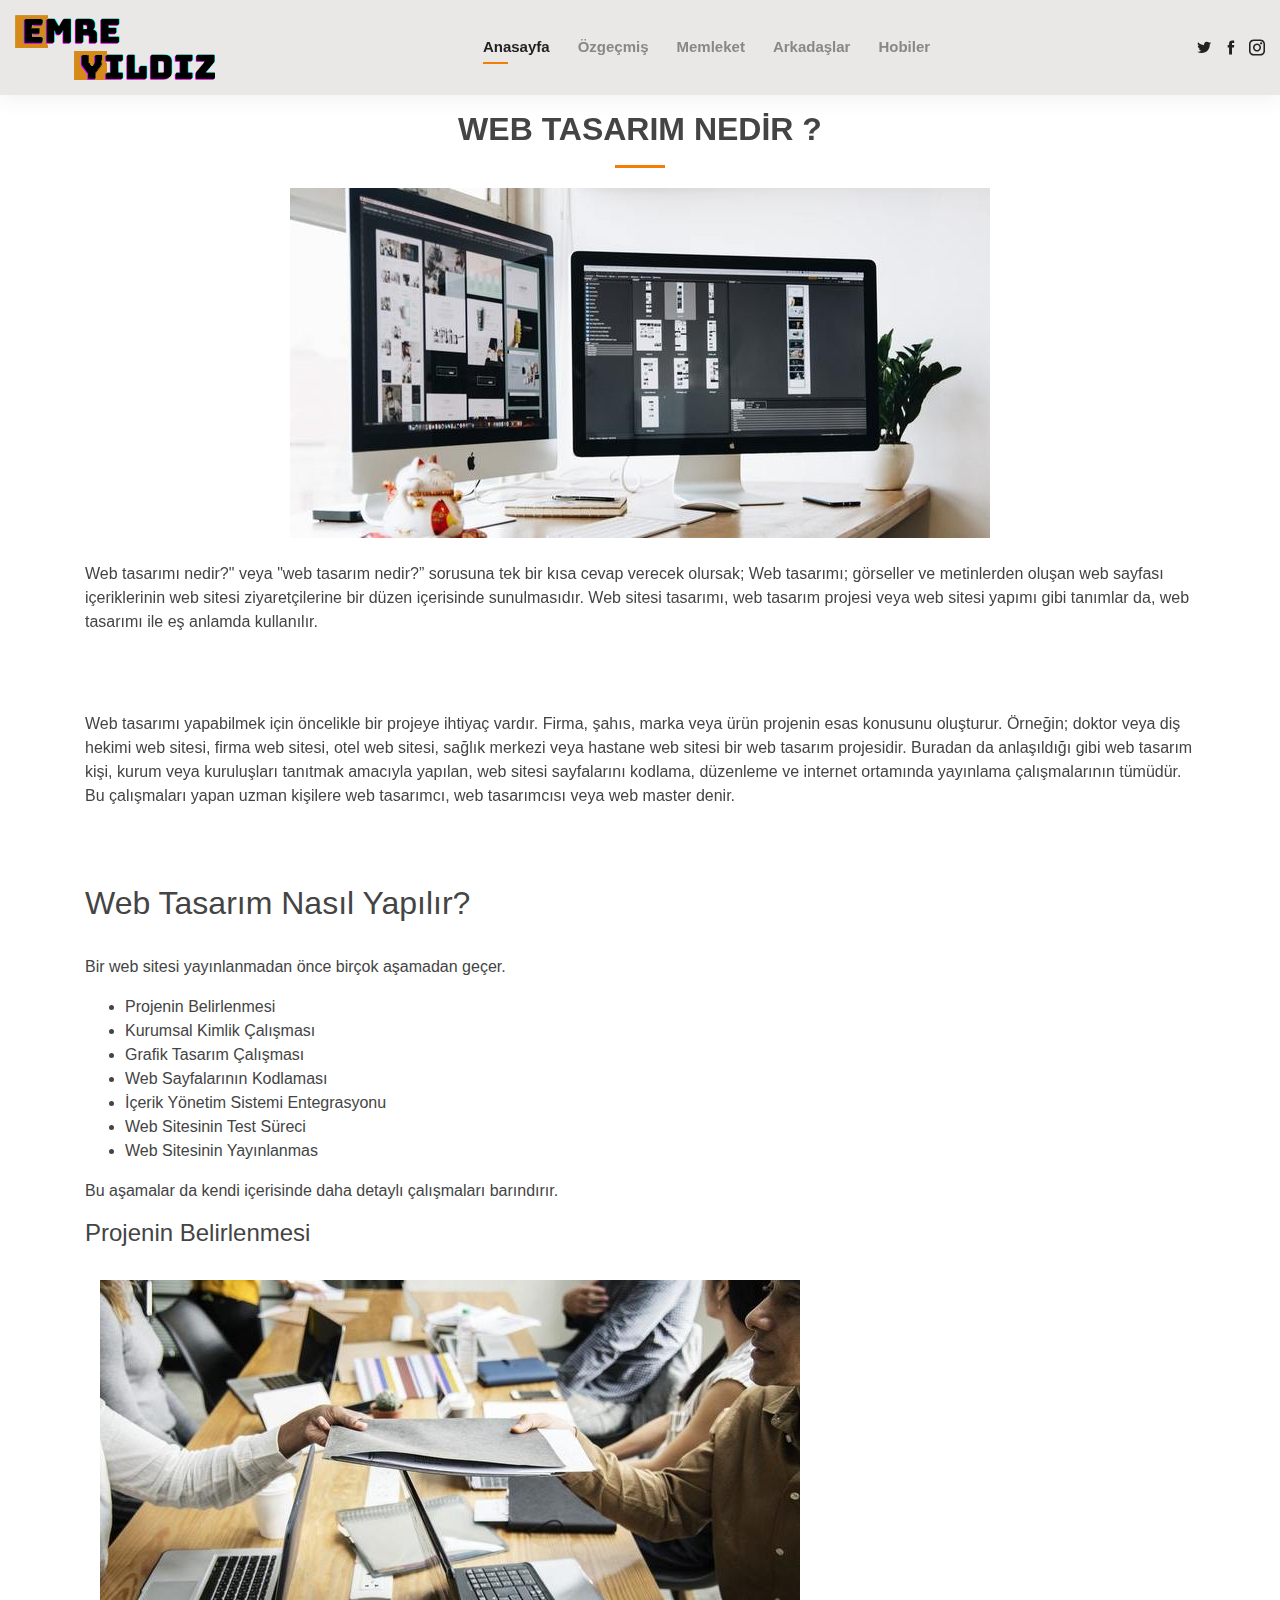
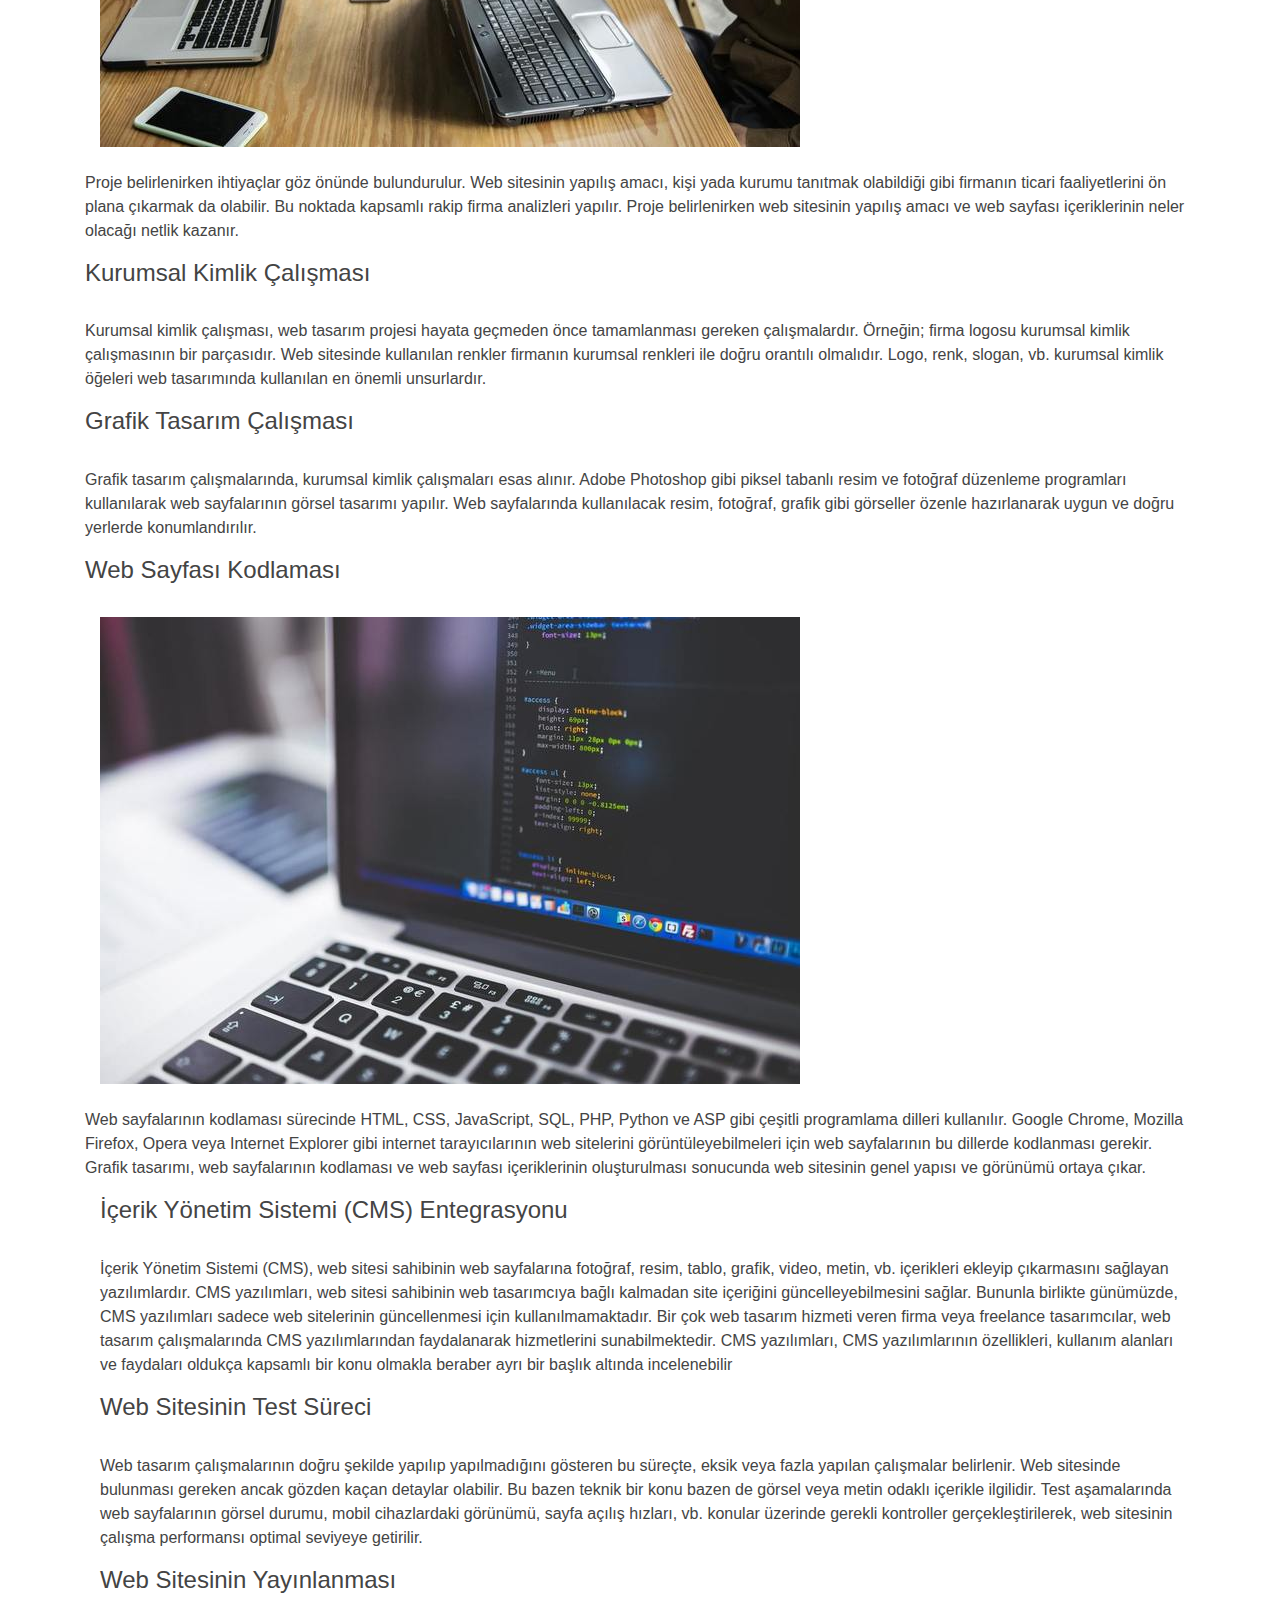
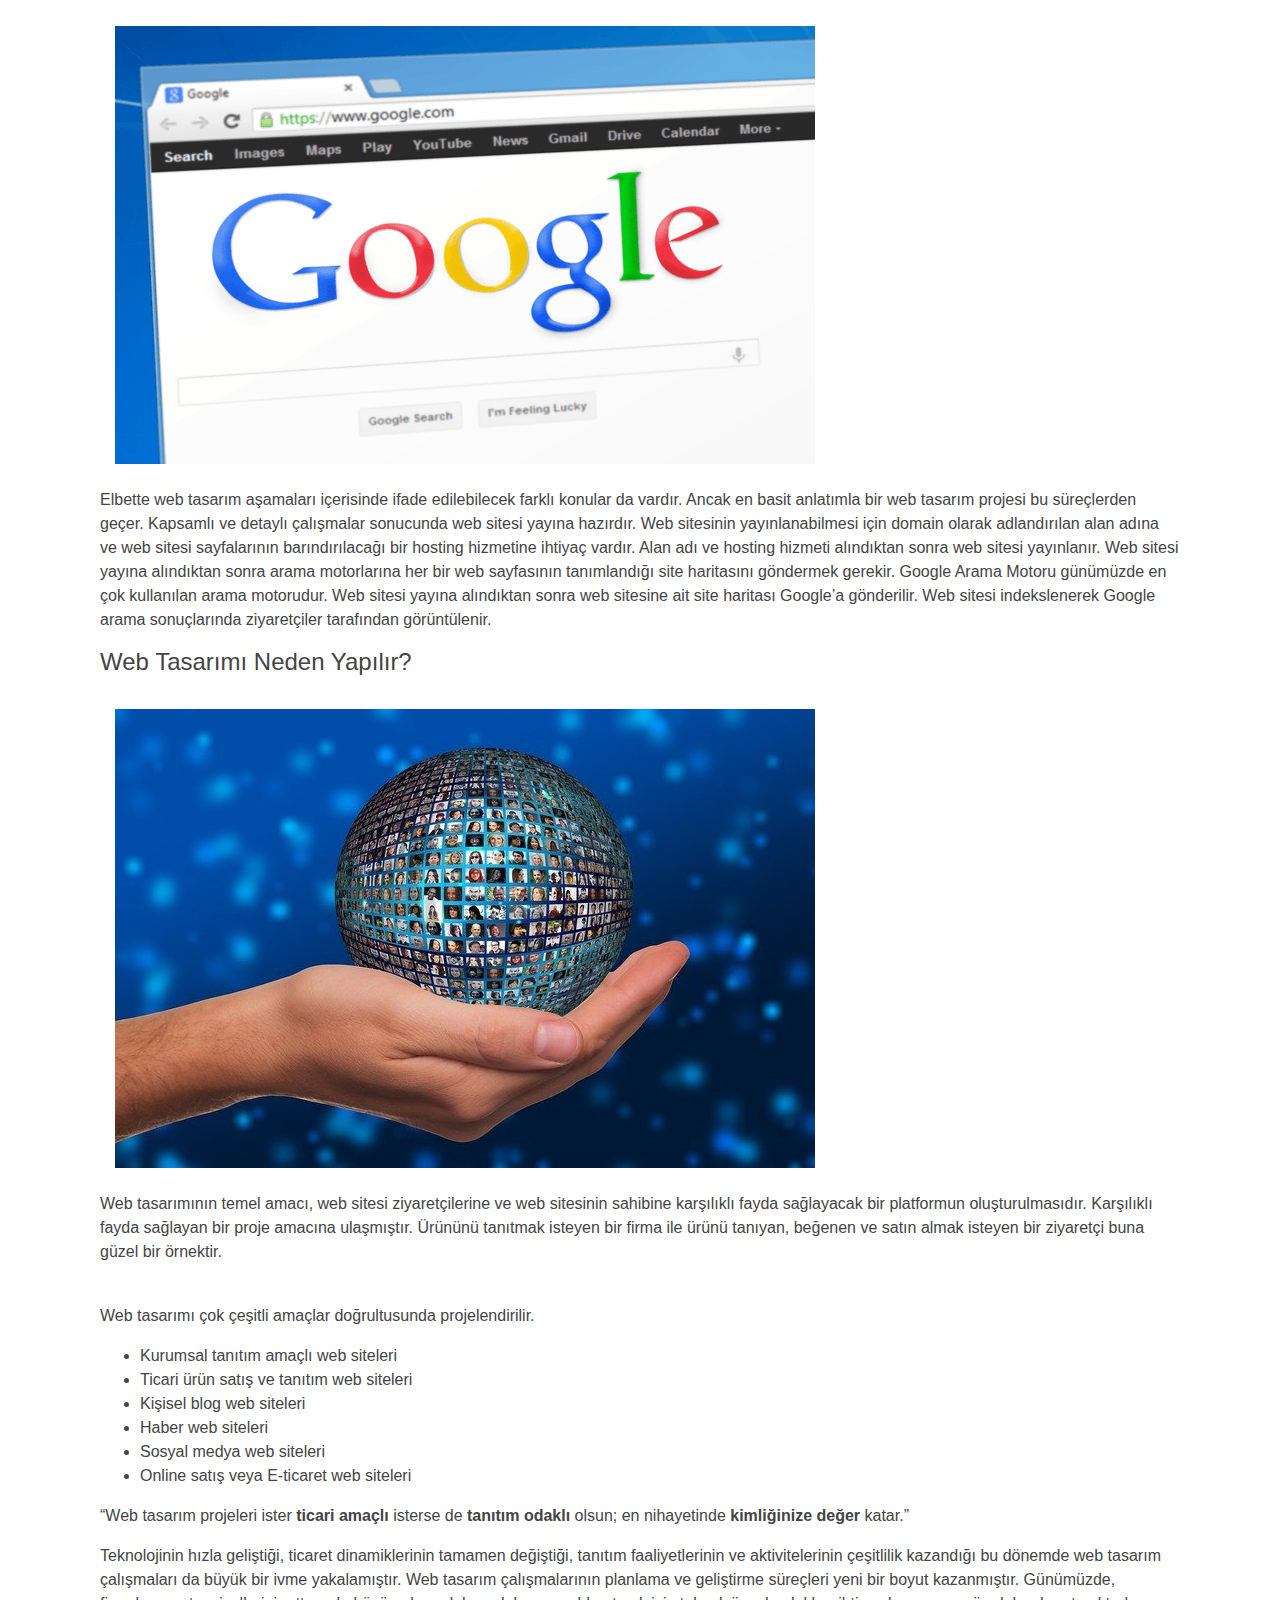
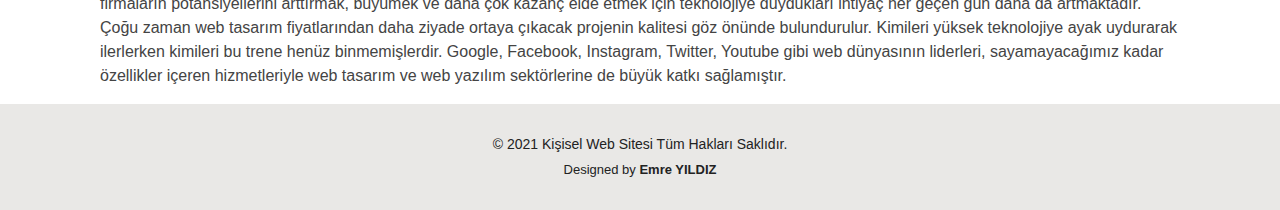
<file: index.html>
<!DOCTYPE html>
<html lang="en">

<head>
  <meta charset="utf-8">
  <meta content="width=device-width, initial-scale=1.0" name="viewport">

  <title>Anasayfa</title>
  <meta content="" name="description">
  <meta content="" name="keywords">

  <!-- Favicons -->
  <link href="assets/img/favicon55.png" rel="icon">
  <link href="assets/img/apple-touch-icon.png" rel="apple-touch-icon">

  

  <!-- Vendor CSS Files -->
  <link href="assets/vendor/bootstrap/css/bootstrap.min.css" rel="stylesheet">
  <link href="assets/vendor/icofont/icofont.min.css" rel="stylesheet">
  <link href="assets/vendor/owl.carousel/assets/owl.carousel.min.css" rel="stylesheet">
  <link href="assets/vendor/boxicons/css/boxicons.min.css" rel="stylesheet">
  <link href="assets/vendor/venobox/venobox.css" rel="stylesheet">
  <link href="assets/vendor/aos/aos.css" rel="stylesheet">

  <!-- Template Main CSS File -->
  <link href="assets/css/style.css" rel="stylesheet">

</head>

<body>

  <!-- ======= Header ======= -->
  <header id="header" class="fixed-top">
    <div class="container-fluid d-flex justify-content-between align-items-center">
      <a href="index.html"><img src="assets/img/logo4.png"> </a>

      <nav class="nav-menu d-none d-lg-block">
        <ul>
          <li class="active"><a href="index.html">Anasayfa</a></li>
          <li><a href="ozgecmis.html">Özgeçmiş</a></li>
          <li><a href="memleket.html">Memleket</a></li>
          <li><a href="arkadaslar.html">Arkadaşlar</a></li>
          <li><a href="hobiler.html">Hobiler</a></li>
        </ul>
      </nav><!-- .nav-menu -->

      <div class="header-social-links">
        <a href="https://twitter.com/?lang=tr" target="_blank" class="twitter"><i class="icofont-twitter"></i></a>
        <a href="https://www.facebook.com"   target="_blank" class="facebook"><i class="icofont-facebook"></i></a>
        <a href="https://www.instagram.com/?hl=tr"  target="_blank"  class="instagram"><i class="icofont-instagram"></i></a>
      </div>

    </div>

  </header><!-- End Header -->

  <main id="main">

    <section id="about" class="about">
      <div class="container" data-aos="fade-up">

        <div class="section-title">
          <h2>WEB TASARIM NEDİR ?</h2>
          <div class="col-lg-12">
            <img src="assets/img/index/resim1.jpeg" class="img-fluid" alt="" width="700" height="350">
          </div>
          <br>
          <div>
            <p style="text-align: left;">Web tasarımı nedir?" veya "web tasarım nedir?” sorusuna tek bir kısa cevap verecek olursak; Web tasarımı; görseller ve metinlerden oluşan web sayfası içeriklerinin web sitesi ziyaretçilerine bir düzen içerisinde sunulmasıdır. Web sitesi tasarımı, web tasarım projesi veya web sitesi yapımı gibi tanımlar da, web tasarımı ile eş anlamda kullanılır.</p>
          </div>
          </div>
          <br>
          <br>
          <div>
            <p style="text-align: left;">Web tasarımı yapabilmek için öncelikle bir projeye ihtiyaç vardır. Firma, şahıs, marka veya ürün projenin esas konusunu oluşturur. Örneğin; doktor veya diş hekimi web sitesi, firma web sitesi, otel web sitesi, sağlık merkezi veya hastane web sitesi bir web tasarım projesidir. Buradan da anlaşıldığı gibi web tasarım kişi, kurum veya kuruluşları tanıtmak amacıyla yapılan, web sitesi sayfalarını kodlama, düzenleme ve internet ortamında yayınlama çalışmalarının tümüdür. Bu çalışmaları yapan uzman kişilere web tasarımcı, web tasarımcısı veya web master denir.
          </div>
     </div>

    </section>
      <div class="container">
        <div>
          <h2>Web Tasarım Nasıl Yapılır?</h2>
          <br>
          <p>Bir web sitesi yayınlanmadan önce birçok aşamadan geçer.</p>
            <ul>
              <li>Projenin Belirlenmesi</li>
              <li>Kurumsal Kimlik Çalışması</li>
              <li>Grafik Tasarım Çalışması</li>
              <li>Web Sayfalarının Kodlaması</li>
              <li>İçerik Yönetim Sistemi Entegrasyonu</li>
              <li>Web Sitesinin Test Süreci</li>
              <li>Web Sitesinin Yayınlanmas</li>
            </ul>
          <p>Bu aşamalar da kendi içerisinde daha detaylı çalışmaları barındırır.</p>
        </div>
     </div>

     
      <div class="container">
         <h4>Projenin Belirlenmesi</h4>
         <br>
          <div class="col-lg-12">
           <img src="assets/img/index/resim2.jpeg" class="img-fluid" alt="" width="700" height="467">
         </div>
         <br>
         <div>
           <p>Proje belirlenirken ihtiyaçlar göz önünde bulundurulur. Web sitesinin yapılış amacı, kişi yada kurumu tanıtmak olabildiği gibi firmanın ticari faaliyetlerini ön plana çıkarmak da olabilir. Bu noktada kapsamlı rakip firma analizleri yapılır. Proje belirlenirken web sitesinin yapılış amacı ve web sayfası içeriklerinin neler olacağı netlik kazanır.</p>
         </div>
      </div>

      <div class="container">
        <h4>Kurumsal Kimlik Çalışması</h4>
        <br>
        <div>
          <p>
            Kurumsal kimlik çalışması, web tasarım projesi hayata geçmeden önce tamamlanması gereken çalışmalardır. Örneğin; firma logosu kurumsal kimlik çalışmasının bir parçasıdır. Web sitesinde kullanılan renkler firmanın kurumsal renkleri ile doğru orantılı olmalıdır. Logo, renk, slogan, vb. kurumsal kimlik öğeleri web tasarımında kullanılan en önemli unsurlardır.
          </p>
        </div>
     </div>
     <div class="container">
      <h4>Grafik Tasarım Çalışması</h4>
      <br>
      <div>
        <p>
          Grafik tasarım çalışmalarında, kurumsal kimlik çalışmaları esas alınır. Adobe Photoshop gibi piksel tabanlı resim ve fotoğraf düzenleme programları kullanılarak web sayfalarının görsel tasarımı yapılır. Web sayfalarında kullanılacak resim, fotoğraf, grafik gibi görseller özenle hazırlanarak uygun ve doğru yerlerde konumlandırılır.
        </p>
      </div>
   </div>
   <div class="container">
    <h4>Web Sayfası Kodlaması</h4>
    <br>
     <div class="col-lg-12">
      <img src="assets/img/index/resim3.jpeg" class="img-fluid" alt="" width="700" height="467">
    </div>
    <br>
    <div>
      <p>Web sayfalarının kodlaması sürecinde HTML, CSS, JavaScript, SQL, PHP, Python ve ASP gibi çeşitli programlama dilleri kullanılır. Google Chrome, Mozilla Firefox, Opera veya Internet Explorer gibi internet tarayıcılarının web sitelerini görüntüleyebilmeleri için web sayfalarının bu dillerde kodlanması gerekir. Grafik tasarımı, web sayfalarının kodlaması ve web sayfası içeriklerinin oluşturulması sonucunda web sitesinin genel yapısı ve görünümü ortaya çıkar.</p>
 </div>


  
 <div class="container">
    <h4>İçerik Yönetim Sistemi (CMS) Entegrasyonu</h4>
      <br>
    <div>
        <p>
        İçerik Yönetim Sistemi (CMS), web sitesi sahibinin web sayfalarına fotoğraf, resim, tablo, grafik, video, metin, vb. içerikleri ekleyip çıkarmasını sağlayan yazılımlardır. CMS yazılımları, web sitesi sahibinin web tasarımcıya bağlı kalmadan site içeriğini güncelleyebilmesini sağlar. Bununla birlikte günümüzde, CMS yazılımları sadece web sitelerinin güncellenmesi için kullanılmamaktadır. Bir çok web tasarım hizmeti veren firma veya freelance tasarımcılar, web tasarım çalışmalarında CMS yazılımlarından faydalanarak hizmetlerini sunabilmektedir. CMS yazılımları, CMS yazılımlarının özellikleri, kullanım alanları ve faydaları oldukça kapsamlı bir konu olmakla beraber ayrı bir başlık altında incelenebilir
        </p>
    </div>
  </div>


  <div class="container">
    <h4>Web Sitesinin Test Süreci</h4>
      <br>
    <div>
        <p>
          Web tasarım çalışmalarının doğru şekilde yapılıp yapılmadığını gösteren bu süreçte, eksik veya fazla yapılan çalışmalar belirlenir. Web sitesinde bulunması gereken ancak gözden kaçan detaylar olabilir. Bu bazen teknik bir konu bazen de görsel veya metin odaklı içerikle ilgilidir. Test aşamalarında web sayfalarının görsel durumu, mobil cihazlardaki görünümü, sayfa açılış hızları, vb. konular üzerinde gerekli kontroller gerçekleştirilerek, web sitesinin çalışma performansı optimal seviyeye getirilir.
        </p>
    </div>
  </div>


  <div class="container">
    <h4>Web Sitesinin Yayınlanması</h4>
    <br>
     <div class="col-lg-12">
      <img src="assets/img/index/resim4.png" class="img-fluid" alt="" width="700" height="438">
    </div>
    <br>
    <div>
      <p>Elbette web tasarım aşamaları içerisinde ifade edilebilecek farklı konular da vardır. Ancak en basit anlatımla bir web tasarım projesi bu süreçlerden geçer. Kapsamlı ve detaylı çalışmalar sonucunda web sitesi yayına hazırdır. Web sitesinin yayınlanabilmesi için domain olarak adlandırılan alan adına ve web sitesi sayfalarının barındırılacağı bir hosting hizmetine ihtiyaç vardır. Alan adı ve hosting hizmeti alındıktan sonra web sitesi yayınlanır. Web sitesi yayına alındıktan sonra arama motorlarına her bir web sayfasının tanımlandığı site haritasını göndermek gerekir. Google Arama Motoru günümüzde en çok kullanılan arama motorudur. Web sitesi yayına alındıktan sonra web sitesine ait site haritası Google’a gönderilir. Web sitesi indekslenerek Google arama sonuçlarında ziyaretçiler tarafından görüntülenir.</p>
    </div>
 </div>



 <div class="container">
  <h4>Web Tasarımı Neden Yapılır?</h4>
  <br>
   <div class="col-lg-12">
    <img src="assets/img/index/resim5.jpeg" class="img-fluid" alt="" width="700" height="459">
  </div>
  <br>
  <div>
    <p>Web tasarımının temel amacı, web sitesi ziyaretçilerine ve web sitesinin sahibine karşılıklı fayda sağlayacak bir platformun oluşturulmasıdır. Karşılıklı fayda sağlayan bir proje amacına ulaşmıştır. Ürününü tanıtmak isteyen bir firma ile ürünü tanıyan, beğenen ve satın almak isteyen bir ziyaretçi buna güzel bir örnektir.</p>
  </div>
  <br>
  <div>
    <p>
      Web tasarımı çok çeşitli amaçlar doğrultusunda projelendirilir.
    </p>
  </div>
  <div>
    <ul>
      <li>Kurumsal tanıtım amaçlı web siteleri</li>
      <li>Ticari ürün satış ve tanıtım web siteleri</li>
      <li>Kişisel blog web siteleri</li>
      <li>Haber web siteleri</li>
      <li>Sosyal medya web siteleri</li>
      <li>Online satış veya E-ticaret web siteleri</li>
    </ul>
  </div>
  <div>
    <p>“Web tasarım projeleri ister<strong> ticari amaçlı</strong> isterse de <strong>tanıtım odaklı</strong> olsun; en nihayetinde <strong> kimliğinize değer</strong> katar.”</p>
  </div>
    <p>Teknolojinin hızla geliştiği, ticaret dinamiklerinin tamamen değiştiği, tanıtım faaliyetlerinin ve aktivitelerinin çeşitlilik kazandığı bu dönemde web tasarım çalışmaları da büyük bir ivme yakalamıştır. Web tasarım çalışmalarının planlama ve geliştirme süreçleri yeni bir boyut kazanmıştır. Günümüzde, firmaların potansiyellerini arttırmak, büyümek ve daha çok kazanç elde etmek için teknolojiye duydukları ihtiyaç her geçen gün daha da artmaktadır. Çoğu zaman web tasarım fiyatlarından daha ziyade ortaya çıkacak projenin kalitesi göz önünde bulundurulur. Kimileri yüksek teknolojiye ayak uydurarak ilerlerken kimileri bu trene henüz binmemişlerdir. Google, Facebook, Instagram, Twitter, Youtube gibi web dünyasının liderleri, sayamayacağımız kadar özellikler içeren hizmetleriyle web tasarım ve web yazılım sektörlerine de büyük katkı sağlamıştır.

    </p>
  </div>

</main> 
  <!-- ======= Footer ======= -->
  <footer id="footer">
    <div class="container">
      <div class="copyright">
        &copy; 2021 <span>Kişisel Web Sitesi </span> Tüm Hakları Saklıdır.
      </div>
      <div class="credits">
        Designed by <strong>Emre YILDIZ</strong>
      </div>
    </div>
  </footer><!-- End  Footer -->

  <div id="preloader"></div>
  <a href="#" class="back-to-top"><i class="bx bx-up-arrow-alt"></i></a>

  <!-- Vendor JS Files -->
  <script src="assets/vendor/jquery/jquery.min.js"></script>
  <script src="assets/vendor/bootstrap/js/bootstrap.bundle.min.js"></script>
  <script src="assets/vendor/jquery.easing/jquery.easing.min.js"></script>
  <script src="assets/vendor/php-email-form/validate.js"></script>
  <script src="assets/vendor/waypoints/jquery.waypoints.min.js"></script>
  <script src="assets/vendor/counterup/counterup.min.js"></script>
  <script src="assets/vendor/owl.carousel/owl.carousel.min.js"></script>
  <script src="assets/vendor/isotope-layout/isotope.pkgd.min.js"></script>
  <script src="assets/vendor/venobox/venobox.min.js"></script>
  <script src="assets/vendor/aos/aos.js"></script>

  <!-- Template Main JS File -->
  <script src="assets/js/main.js"></script>

</body>

</html>
</file>
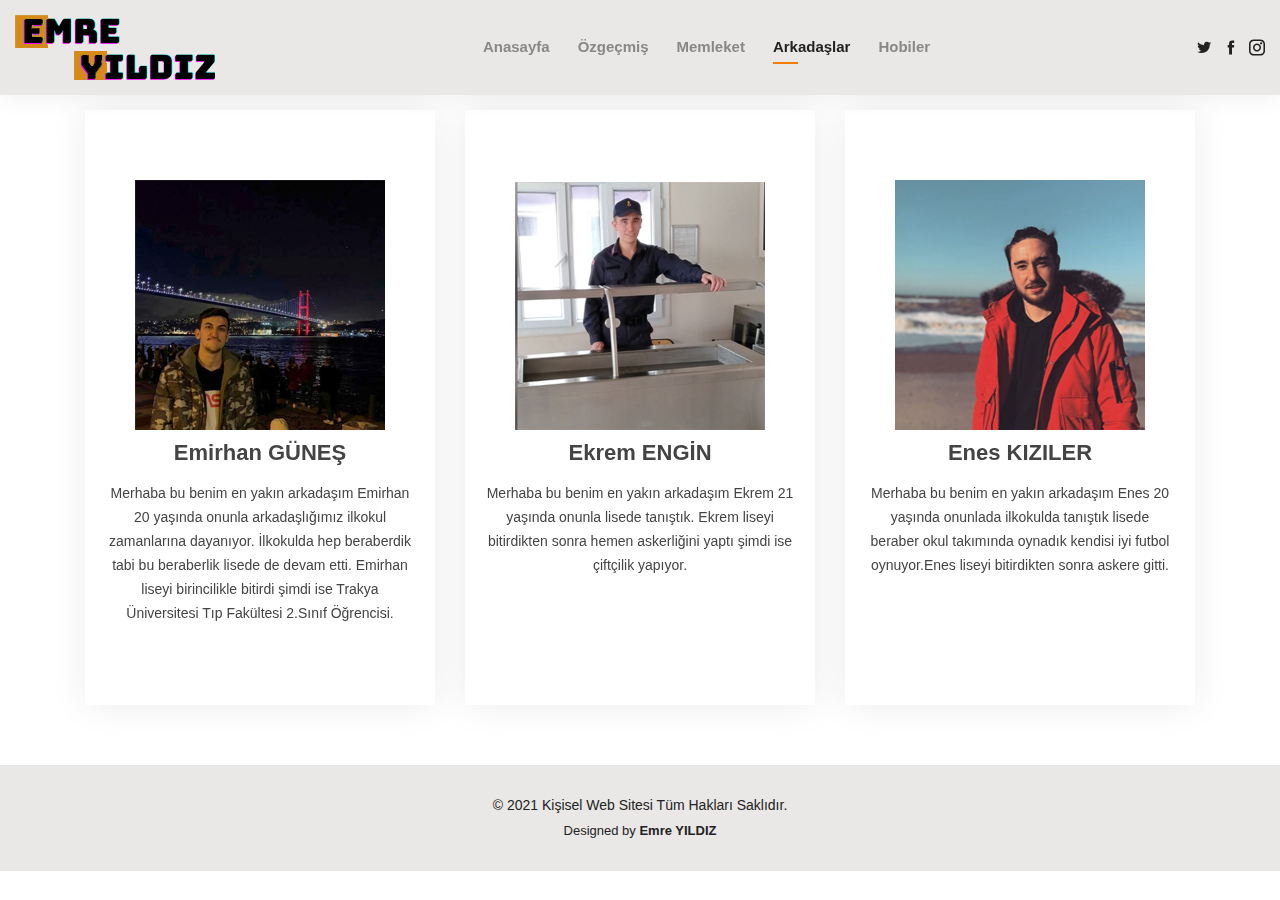
<file: arkadaslar.html>
<!DOCTYPE html>
<html lang="en">

<head>
  <meta charset="utf-8">
  <meta content="width=device-width, initial-scale=1.0" name="viewport">

  <title>Arkadaşlar</title>
  <meta content="" name="description">
  <meta content="" name="keywords">

  <!-- Favicons -->
  <link href="assets/img/favicon55.png" rel="icon">
  <link href="assets/img/apple-touch-icon.png" rel="apple-touch-icon">

  

  <!-- Vendor CSS Files -->
  <link href="assets/vendor/bootstrap/css/bootstrap.min.css" rel="stylesheet">
  <link href="assets/vendor/icofont/icofont.min.css" rel="stylesheet">
  <link href="assets/vendor/owl.carousel/assets/owl.carousel.min.css" rel="stylesheet">
  <link href="assets/vendor/boxicons/css/boxicons.min.css" rel="stylesheet">
  <link href="assets/vendor/venobox/venobox.css" rel="stylesheet">
  <link href="assets/vendor/aos/aos.css" rel="stylesheet">

  <!-- Template Main CSS File -->
  <link href="assets/css/style.css" rel="stylesheet">

</head>

<body>

  <!-- ======= Header ======= -->
  <header id="header" class="fixed-top">
    <div class="container-fluid d-flex justify-content-between align-items-center">
      <a href="index.html"><img src="assets/img/logo4.png"> </a>

      <nav class="nav-menu d-none d-lg-block">
        <ul>
          <li><a href="index.html">Anasayfa</a></li>
          <li><a href="ozgecmis.html">Özgeçmiş</a></li>
          <li><a href="memleket.html">Memleket</a></li>
          <li class="active"><a href="arkadaslar.html">Arkadaşlar</a></li>
          <li><a href="hobiler.html">Hobiler</a></li>
        </ul>
      </nav><!-- .nav-menu -->

      <div class="header-social-links">
        <a href="https://twitter.com/?lang=tr" target="_blank" class="twitter"><i class="icofont-twitter"></i></a>
        <a href="https://www.facebook.com"  target="_blank"="facebook"><i class="icofont-facebook"></i></a>
        <a href="https://www.instagram.com/?hl=tr" target="_blank" class="instagram"><i class="icofont-instagram"></i></a>
        
      </div>

    </div>

  </header><!-- End Header -->

  <main id="main">

    <!-- ======= Services Section ======= -->
    <section id="services" class="services">
      <div class="container" data-aos="fade-up">

        <div class="row">
          <div class="col-lg-4 col-md-6 d-flex align-items-stretch" data-aos="zoom-in" data-aos-delay="100">
            <div class="icon-box iconbox-blue">
              <img src="assets/img/arkadaslar/emirhang.jpg">
              <h4>Emirhan GÜNEŞ</h4>
              <p>Merhaba bu benim en yakın arkadaşım Emirhan 20 yaşında  onunla arkadaşlığımız ilkokul zamanlarına dayanıyor.
                İlkokulda hep beraberdik tabi bu beraberlik lisede de devam etti. Emirhan liseyi birincilikle bitirdi
                şimdi ise Trakya Üniversitesi Tıp Fakültesi 2.Sınıf Öğrencisi.
                
                  </p>
                
            </div>
          </div>






          <div class="col-lg-4 col-md-6 d-flex align-items-stretch mt-4 mt-md-0" data-aos="zoom-in" data-aos-delay="200">
            <div class="icon-box iconbox-orange ">
              <img src="assets/img/arkadaslar/ekrem.jpg">
              <h4>Ekrem ENGİN</h4>
              <p>Merhaba bu benim en yakın arkadaşım Ekrem 21 yaşında onunla lisede tanıştık. 
                Ekrem liseyi bitirdikten sonra hemen askerliğini yaptı şimdi ise çiftçilik yapıyor.   </p>
            </div>
          </div>

          <div class="col-lg-4 col-md-6 d-flex align-items-stretch mt-4 mt-lg-0" data-aos="zoom-in" data-aos-delay="300">
            <div class="icon-box iconbox-pink">
              <img src="assets/img/arkadaslar/enes.jpg">
              <h4>Enes KIZILER</h4>
              <p>Merhaba bu benim en yakın arkadaşım Enes 20 yaşında  onunlada ilkokulda tanıştık 
                lisede beraber okul takımında oynadık kendisi iyi futbol oynuyor.Enes liseyi bitirdikten sonra askere gitti.
              </p>
            </div>
          </div>

    </section><!-- End Services Section -->

  </main><!-- End #main -->

  <!-- ======= Footer ======= -->
  <footer id="footer">
    <div class="container">
      <div class="copyright">
        &copy; 2021 <span>Kişisel Web Sitesi</span> Tüm Hakları Saklıdır.
      </div>
      <div class="credits">
        Designed by <strong>Emre YILDIZ</strong>
      </div>
    </div>
  </footer><!-- End  Footer -->

  <div id="preloader"></div>
  <a href="#" class="back-to-top"><i class="bx bx-up-arrow-alt"></i></a>

  <!-- Vendor JS Files -->
  <script src="assets/vendor/jquery/jquery.min.js"></script>
  <script src="assets/vendor/bootstrap/js/bootstrap.bundle.min.js"></script>
  <script src="assets/vendor/jquery.easing/jquery.easing.min.js"></script>
  <script src="assets/vendor/php-email-form/validate.js"></script>
  <script src="assets/vendor/waypoints/jquery.waypoints.min.js"></script>
  <script src="assets/vendor/counterup/counterup.min.js"></script>
  <script src="assets/vendor/owl.carousel/owl.carousel.min.js"></script>
  <script src="assets/vendor/isotope-layout/isotope.pkgd.min.js"></script>
  <script src="assets/vendor/venobox/venobox.min.js"></script>
  <script src="assets/vendor/aos/aos.js"></script>

  <!-- Template Main JS File -->
  <script src="assets/js/main.js"></script>

</body>

</html>
</file>
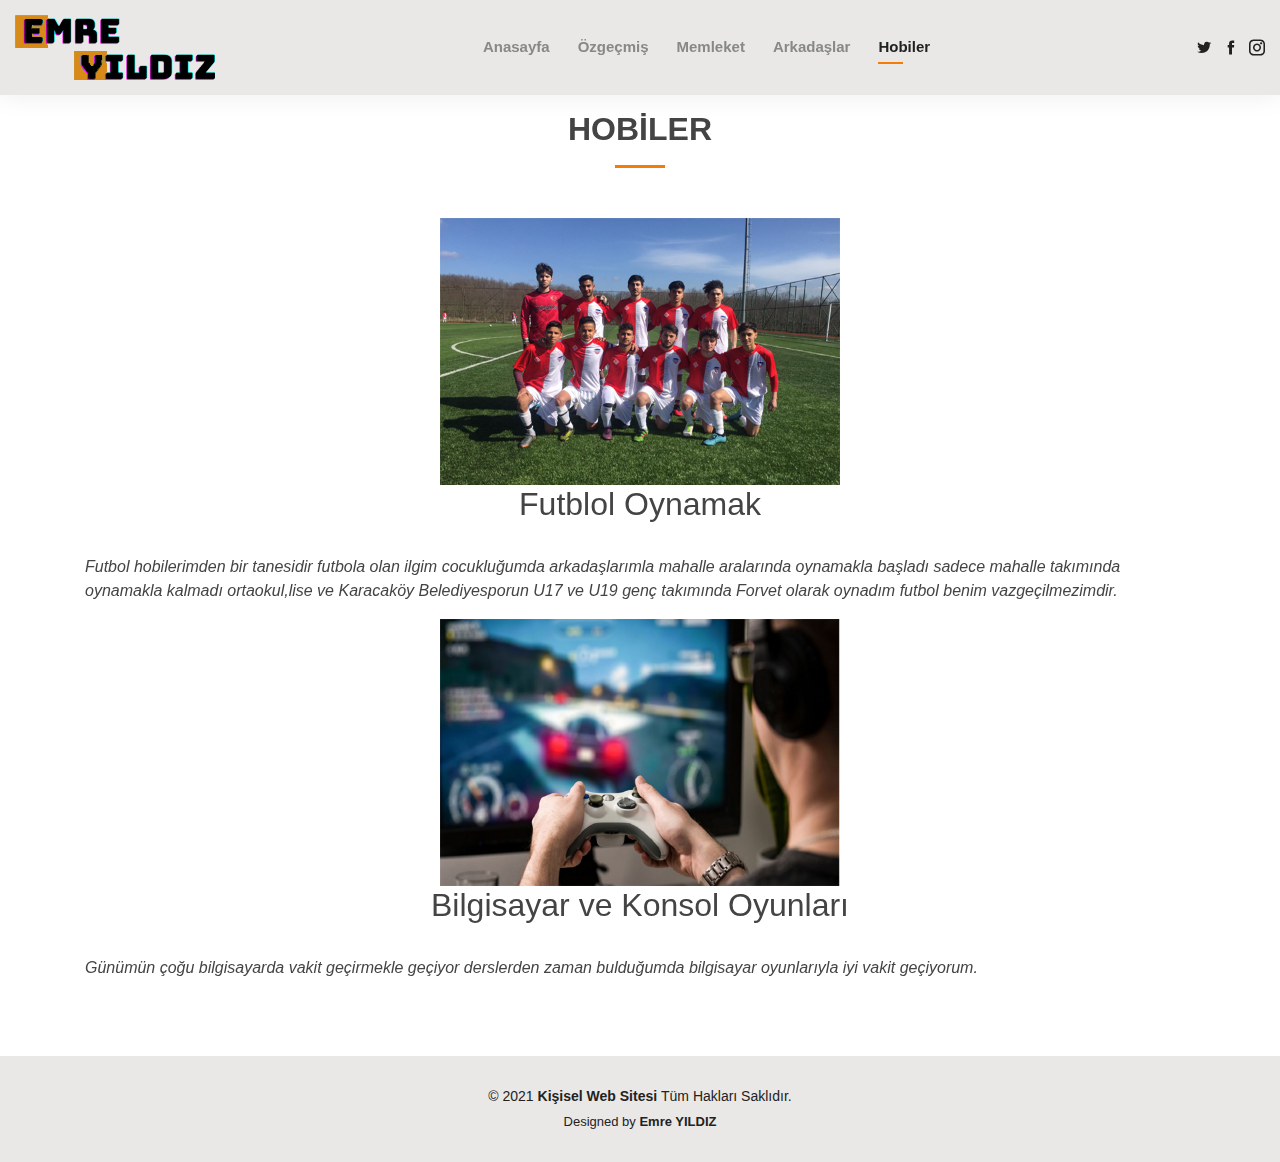
<file: hobiler.html>
<!DOCTYPE html>
<html lang="en">

<head>
  <meta charset="utf-8">
  <meta content="width=device-width, initial-scale=1.0" name="viewport">

  <title>Hobiler</title>
  <meta content="" name="description">
  <meta content="" name="keywords">

  <!-- Favicons -->
  <link href="assets/img/favicon55.png" rel="icon">
  <link href="assets/img/apple-touch-icon.png" rel="apple-touch-icon">


  

  <!-- Vendor CSS Files -->
  <link href="assets/vendor/bootstrap/css/bootstrap.min.css" rel="stylesheet">
  <link href="assets/vendor/icofont/icofont.min.css" rel="stylesheet">
  <link href="assets/vendor/owl.carousel/assets/owl.carousel.min.css" rel="stylesheet">
  <link href="assets/vendor/boxicons/css/boxicons.min.css" rel="stylesheet">
  <link href="assets/vendor/venobox/venobox.css" rel="stylesheet">
  <link href="assets/vendor/aos/aos.css" rel="stylesheet">

  <!-- Template Main CSS File -->
  <link href="assets/css/style.css" rel="stylesheet">

</head>

<body>

  <!-- ======= Header ======= -->
  <header id="header" class="fixed-top">
    <div class="container-fluid d-flex justify-content-between align-items-center">
      <a href="index.html"><img src="assets/img/logo4.png"> </a>

      <nav class="nav-menu d-none d-lg-block">
        <ul>
          <li><a href="index.html">Anasayfa</a></li>
          <li><a href="ozgecmis.html">Özgeçmiş</a></li>
          <li><a href="memleket.html">Memleket</a></li>
          <li><a href="arkadaslar.html">Arkadaşlar</a></li>
          <li class="active"><a href="hobiler.html">Hobiler</a></li>
        </ul>
      </nav><!-- .nav-menu -->

      <div class="header-social-links">
        <a href="https://twitter.com/?lang=tr" target="_blank" class="twitter"><i class="icofont-twitter"></i></a>
        <a href="https://www.facebook.com" target="_blank" class="facebook"><i class="icofont-facebook"></i></a>
        <a href="https://www.instagram.com/?hl=tr" target="_blank" class="instagram"><i class="icofont-instagram"></i></a>
      </div>

    </div>

  </header><!-- End Header -->

  <main id="main">

    <!-- ======= Portfolio Section ======= -->
    <section id="portfolio" class="portfolio">
      <div class="container" data-aos="fade-up">

        <div class="section-title">
          <h2>HOBİLER</h2>
        </div>
        
        

              

            <div style="text-align: center;">
              <img src="assets/img/hobiler/takim.jpg" class="img-fluid" height="600"  width="400">
              <h2>Futblol Oynamak</h2>
            </div>
            <br>
             <div>

              <p><em>Futbol hobilerimden bir tanesidir futbola olan ilgim cocukluğumda arkadaşlarımla mahalle aralarında oynamakla  başladı 
                sadece mahalle takımında oynamakla kalmadı ortaokul,lise ve Karacaköy Belediyesporun U17 ve U19 genç takımında Forvet olarak oynadım
                futbol benim vazgeçilmezimdir.
              </em></p>
             </div>


            

             <div style="text-align: center;">
              <img src="assets/img/hobiler/oyun.jpg" class="img-fluid" height="600"  width="400">
              <h2>Bilgisayar ve Konsol Oyunları</h2>
            </div>
            <br>
             <div>

              <p><em>Günümün çoğu bilgisayarda vakit geçirmekle geçiyor derslerden zaman bulduğumda bilgisayar oyunlarıyla iyi vakit geçiyorum.
              </em></p>
             </div>

        </div>
      </div>
    </section><!-- End Portfolio Section -->

  </main><!-- End #main -->

  <!-- ======= Footer ======= -->
  <footer id="footer">
    <div class="container">
      <div class="copyright">
        &copy; 2021 <strong><span>Kişisel Web Sitesi </span></strong>Tüm Hakları Saklıdır.
      </div>
      <div class="credits">
        Designed by <strong>Emre YILDIZ</strong>
      </div>
    </div>
  </footer><!-- End  Footer -->

  <div id="preloader"></div>
  <a href="#" class="back-to-top"><i class="bx bx-up-arrow-alt"></i></a>

  <!-- Vendor JS Files -->
  <script src="assets/vendor/jquery/jquery.min.js"></script>
  <script src="assets/vendor/bootstrap/js/bootstrap.bundle.min.js"></script>
  <script src="assets/vendor/jquery.easing/jquery.easing.min.js"></script>
  <script src="assets/vendor/php-email-form/validate.js"></script>
  <script src="assets/vendor/waypoints/jquery.waypoints.min.js"></script>
  <script src="assets/vendor/counterup/counterup.min.js"></script>
  <script src="assets/vendor/owl.carousel/owl.carousel.min.js"></script>
  <script src="assets/vendor/isotope-layout/isotope.pkgd.min.js"></script>
  <script src="assets/vendor/venobox/venobox.min.js"></script>
  <script src="assets/vendor/aos/aos.js"></script>

  <!-- Template Main JS File -->
  <script src="assets/js/main.js"></script>

</body>

</html>
</file>
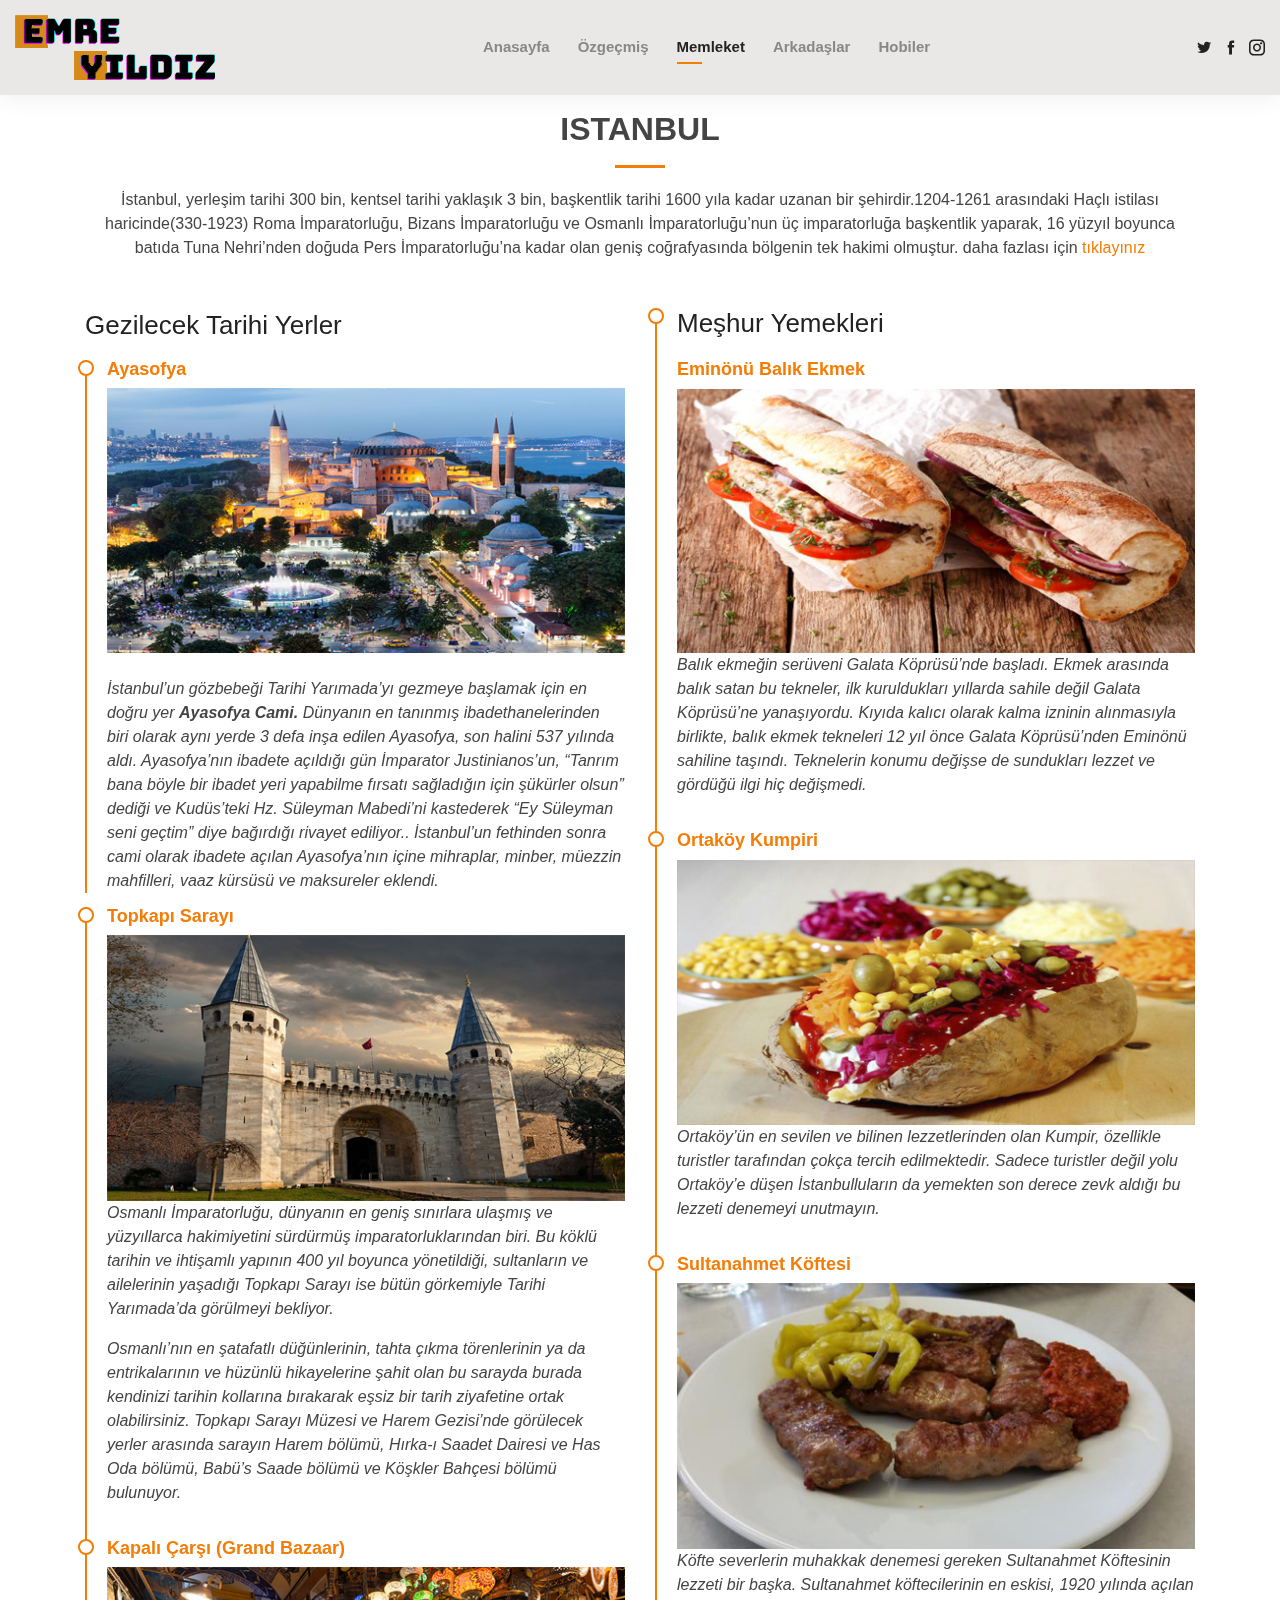
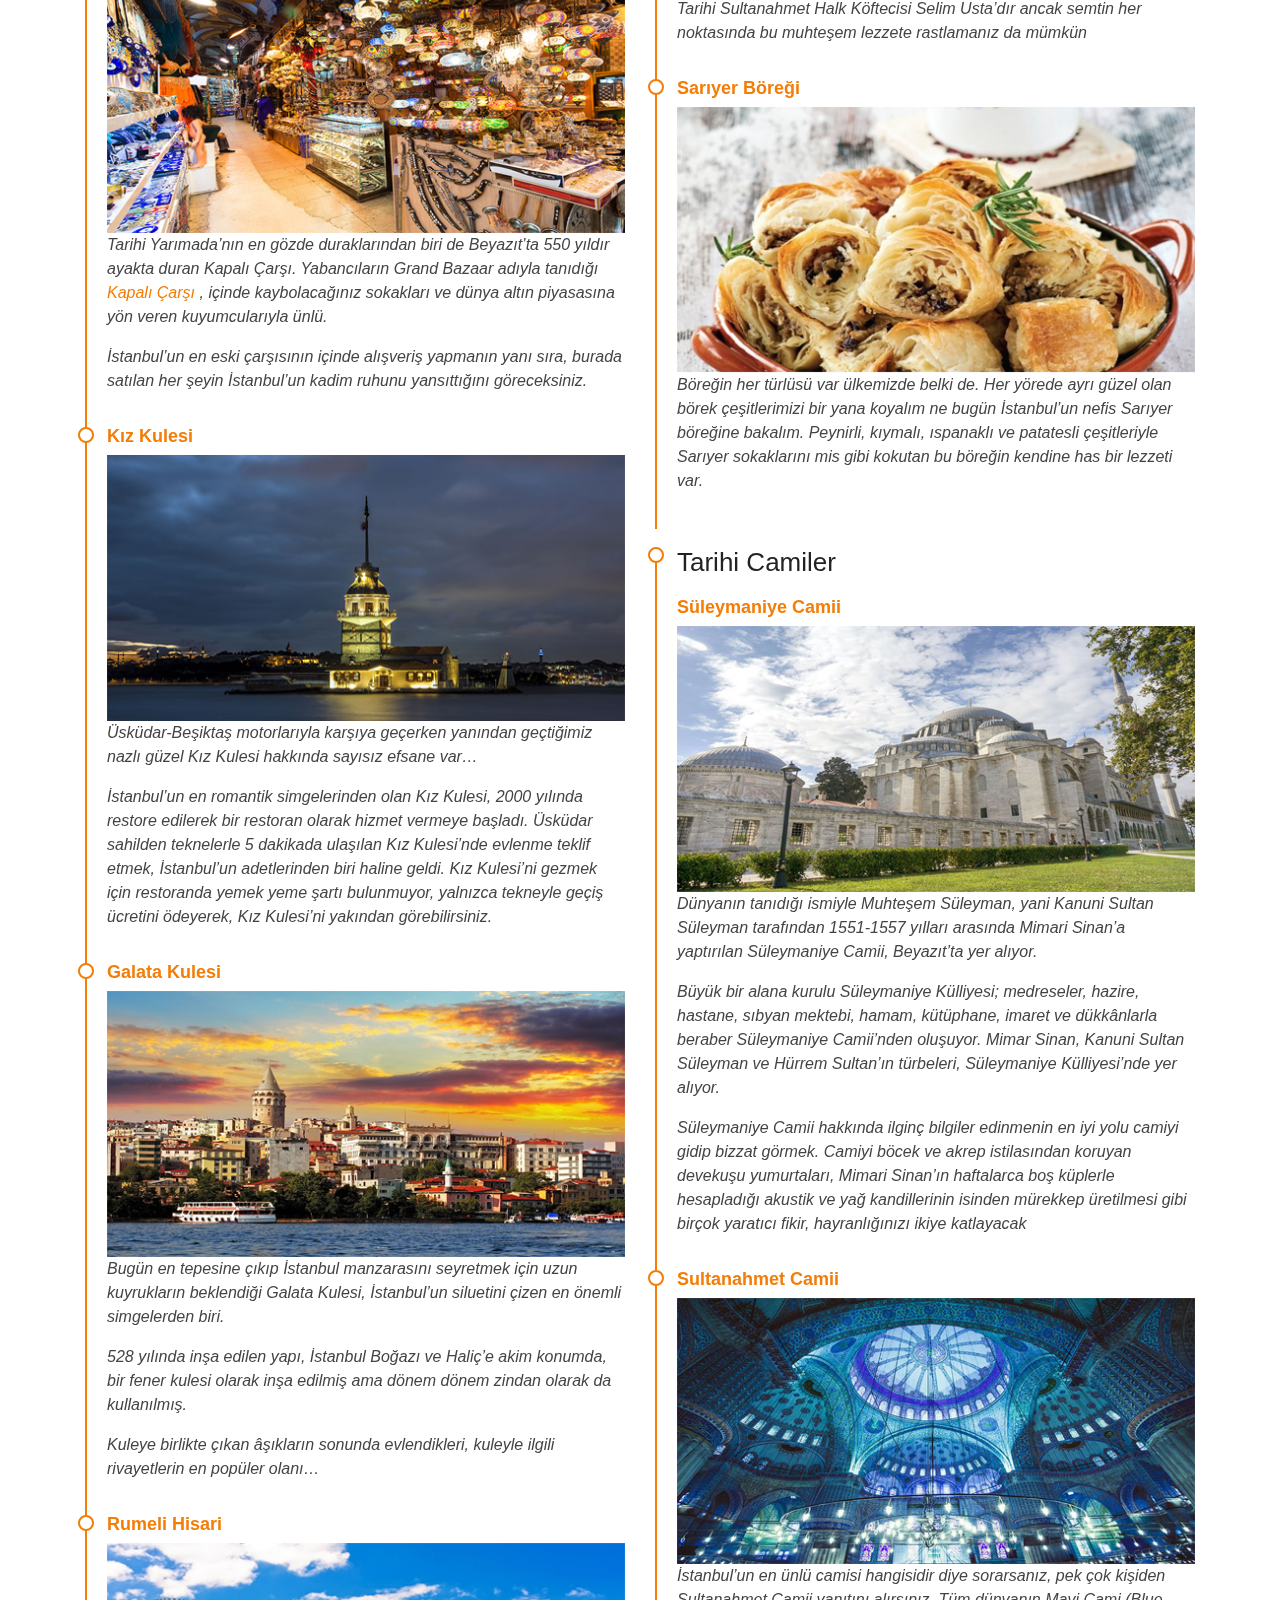
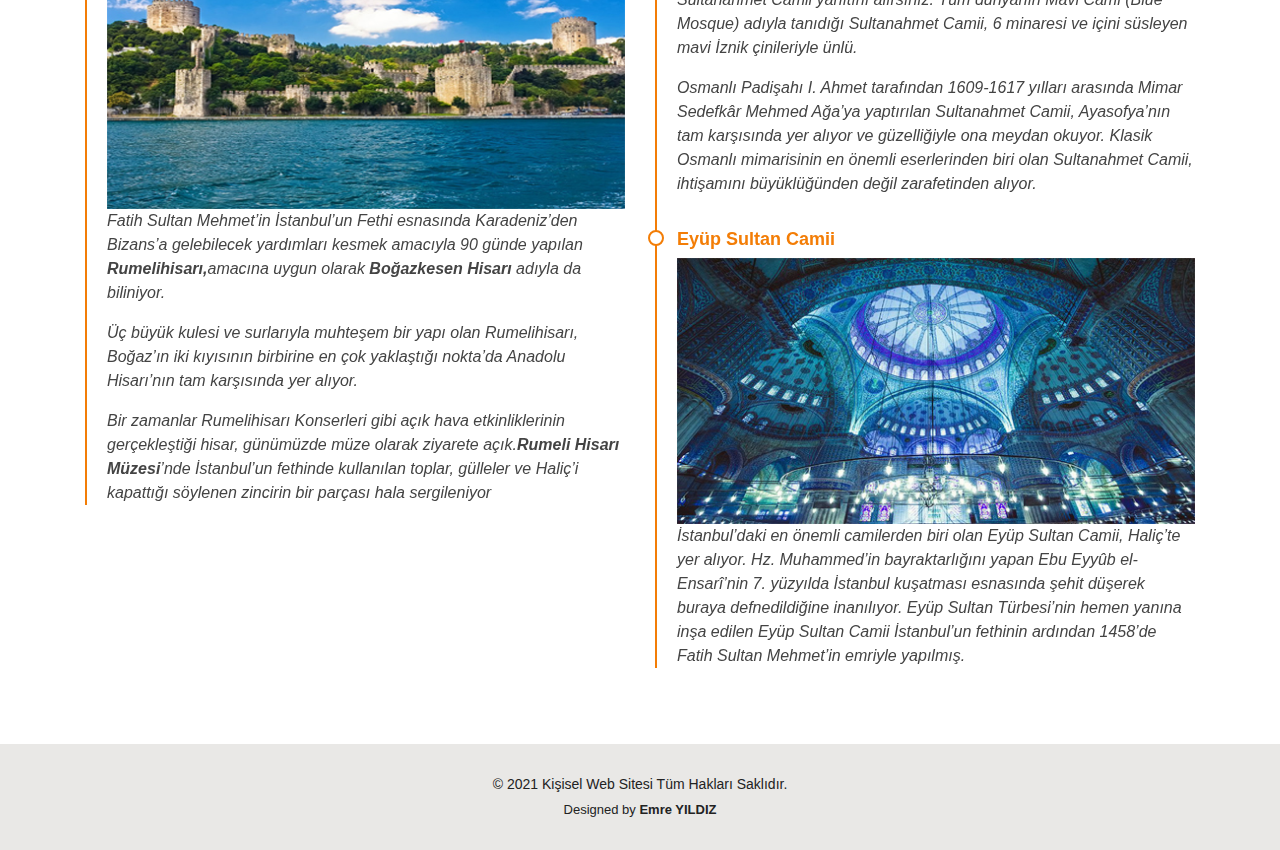
<file: memleket.html>
<!DOCTYPE html>
<html lang="en">

<head>
  <meta charset="utf-8">
  <meta content="width=device-width, initial-scale=1.0" name="viewport">

  <title>Memleket</title>
  <meta content="" name="description">
  <meta content="" name="keywords">

  <!-- Favicons -->
  <link href="assets/img/favicon55.png" rel="icon">
  <link href="assets/img/apple-touch-icon.png" rel="apple-touch-icon">

  

  <!-- Vendor CSS Files -->
  <link href="assets/vendor/bootstrap/css/bootstrap.min.css" rel="stylesheet">
  <link href="assets/vendor/icofont/icofont.min.css" rel="stylesheet">
  <link href="assets/vendor/owl.carousel/assets/owl.carousel.min.css" rel="stylesheet">
  <link href="assets/vendor/boxicons/css/boxicons.min.css" rel="stylesheet">
  <link href="assets/vendor/venobox/venobox.css" rel="stylesheet">
  <link href="assets/vendor/aos/aos.css" rel="stylesheet">

  <!-- Template Main CSS File -->
  <link href="assets/css/style.css" rel="stylesheet">

</head>

<body>

  <!-- ======= Header ======= -->
  <header id="header" class="fixed-top">
    <div class="container-fluid d-flex justify-content-between align-items-center">
      <a href="index.html"><img src="assets/img/logo4.png"> </a>
      <nav class="nav-menu d-none d-lg-block">
        <ul>
          <li><a href="index.html">Anasayfa</a></li>
          <li><a href="ozgecmis.html">Özgeçmiş</a></li>
          <li class="active"><a href="memleket.html">Memleket</a></li>
          <li><a href="arkadaslar.html">Arkadaşlar</a></li>
          <li><a href="hobiler.html">Hobiler</a></li>
        </ul>
      </nav><!-- .nav-menu -->

      <div class="header-social-links">
        <a href="https://twitter.com/?lang=tr" target="_blank" class="twitter"><i class="icofont-twitter"></i></a>
        <a href="https://www.facebook.com" target="_blank" class="facebook"><i class="icofont-facebook"></i></a>
        <a href="https://www.instagram.com/?hl=tr" target="_blank" class="instagram"><i class="icofont-instagram"></i></a>
      </div>

    </div>

  </header><!-- End Header -->

  <main id="main">

    <!-- ======= Resume Section ======= -->
    <section id="resume" class="resume">
      <div class="container" data-aos="fade-up">

        <div class="section-title">
          <h2>iSTANBUL</h2>
          <p>İstanbul, yerleşim tarihi 300 bin, kentsel tarihi yaklaşık 3 bin, başkentlik tarihi 1600 yıla kadar uzanan bir şehirdir.1204-1261 arasındaki Haçlı istilası haricinde(330-1923) Roma İmparatorluğu, Bizans İmparatorluğu ve Osmanlı İmparatorluğu’nun üç imparatorluğa başkentlik yaparak, 16 yüzyıl boyunca batıda Tuna Nehri’nden doğuda Pers İmparatorluğu’na kadar olan geniş coğrafyasında bölgenin tek hakimi olmuştur. daha fazlası için <a target=”_blank” href="https://tr.wikipedia.org/wiki/İstanbul_tarihi"> tıklayınız</a></p>
        </div>

        <div class="row">
          <div class="col-lg-6">
            <h3 class="resume-title">Gezilecek Tarihi Yerler</h3>
            <div class="resume-item pb-0">
              <h4>Ayasofya</h4>
              <div><img src="assets/img/memleket/ayasofya1.jpg" class="img-fluid"></div>
             
              <br>
              <p><em>İstanbul’un gözbebeği Tarihi Yarımada’yı gezmeye başlamak için en doğru yer <strong> Ayasofya Cami.</strong>
                Dünyanın en tanınmış ibadethanelerinden biri olarak aynı yerde 3 defa inşa edilen Ayasofya, son halini 537 yılında aldı.
                Ayasofya’nın ibadete açıldığı gün İmparator Justinianos’un, “Tanrım bana böyle bir ibadet yeri yapabilme fırsatı sağladığın için şükürler olsun” dediği ve Kudüs’teki Hz. Süleyman Mabedi’ni kastederek “Ey Süleyman seni geçtim” diye bağırdığı rivayet ediliyor.. İstanbul’un fethinden sonra cami olarak ibadete açılan Ayasofya’nın içine mihraplar, minber, müezzin mahfilleri, vaaz kürsüsü ve maksureler eklendi.  </em></p>
            </div>


            
            <div class="resume-item">
              <h4>Topkapı Sarayı</h4>
              <img src="assets/img/memleket/topkapi1.jpg" class="img-fluid">
              <p><em>Osmanlı İmparatorluğu, dünyanın en geniş sınırlara ulaşmış ve yüzyıllarca hakimiyetini sürdürmüş imparatorluklarından biri. Bu köklü tarihin ve ihtişamlı yapının 400 yıl boyunca yönetildiği, sultanların ve ailelerinin yaşadığı Topkapı Sarayı ise bütün görkemiyle Tarihi Yarımada’da görülmeyi bekliyor.</em></p>
              <p><em>Osmanlı’nın en şatafatlı düğünlerinin, tahta çıkma törenlerinin ya da entrikalarının ve hüzünlü hikayelerine şahit olan bu sarayda burada kendinizi tarihin kollarına bırakarak eşsiz bir tarih ziyafetine ortak olabilirsiniz.

                Topkapı Sarayı Müzesi ve Harem Gezisi’nde görülecek yerler arasında sarayın Harem bölümü, Hırka-ı Saadet Dairesi ve Has Oda bölümü, Babü’s Saade bölümü ve Köşkler Bahçesi bölümü bulunuyor. </em></p>
            </div>





            <div class="resume-item">
              <h4>Kapalı Çarşı (Grand Bazaar)</h4>
              <img src="assets/img/memleket/carsi.jpg" class="img-fluid">
              <p><em>Tarihi Yarımada’nın en gözde duraklarından biri de Beyazıt’ta 550 yıldır ayakta duran Kapalı Çarşı. Yabancıların Grand Bazaar adıyla tanıdığı <a target="_blank" a href="https://www.etstur.com/letsgo/istanbuldan-alinabilecek-en-iyi-hediyeler/"> Kapalı Çarşı</a> , içinde kaybolacağınız sokakları ve dünya altın piyasasına yön veren kuyumcularıyla ünlü.
              </em></p>
              <p><em>İstanbul’un en eski çarşısının içinde alışveriş yapmanın yanı sıra, burada satılan her şeyin İstanbul’un kadim ruhunu yansıttığını göreceksiniz.</em></p>
            </div>

            <div class="resume-item">
              <h4>Kız Kulesi</h4>
              <img src="assets/img/memleket/kule.jpg" class="img-fluid">
              <p><em>Üsküdar-Beşiktaş motorlarıyla karşıya geçerken yanından geçtiğimiz nazlı güzel Kız Kulesi hakkında sayısız efsane var…
              </em></p>
              <p><em>İstanbul’un en romantik simgelerinden olan Kız Kulesi, 2000 yılında restore edilerek bir restoran olarak hizmet vermeye başladı. Üsküdar sahilden teknelerle 5 dakikada ulaşılan Kız Kulesi’nde evlenme teklif etmek, İstanbul’un adetlerinden biri haline geldi. Kız Kulesi’ni gezmek için restoranda yemek yeme şartı bulunmuyor, yalnızca tekneyle geçiş ücretini ödeyerek, Kız Kulesi’ni yakından görebilirsiniz.</em></p>
            </div>


            <div class="resume-item">
              <h4>Galata Kulesi</h4>
              <img src="assets/img/memleket/galata.jpg" class="img-fluid">
              <p><em>Bugün en tepesine çıkıp İstanbul manzarasını seyretmek için uzun kuyrukların beklendiği Galata Kulesi, İstanbul’un siluetini çizen en önemli simgelerden biri.
              </em></p>
              <p><em>528 yılında inşa edilen yapı, İstanbul Boğazı ve Haliç’e akim konumda, bir fener kulesi olarak inşa edilmiş ama dönem dönem zindan olarak da kullanılmış.</em></p>
              <p><em> Kuleye birlikte çıkan âşıkların sonunda evlendikleri, kuleyle ilgili rivayetlerin en popüler olanı…</em></p>
            </div>


            <div class="resume-item">
              <h4>Rumeli Hisari</h4>
              <img src="assets/img/memleket/hisar.jpg" class="img-fluid">
              <p><em>
                Fatih Sultan Mehmet’in İstanbul’un Fethi esnasında Karadeniz’den Bizans’a gelebilecek yardımları kesmek amacıyla 90 günde yapılan <strong>Rumelihisarı,</strong>amacına uygun olarak <strong>Boğazkesen Hisarı</strong> adıyla da biliniyor.
              </em></p>
              <p><em>Üç büyük kulesi ve surlarıyla muhteşem bir yapı olan Rumelihisarı, Boğaz’ın iki kıyısının birbirine en çok yaklaştığı nokta’da Anadolu Hisarı’nın tam karşısında yer alıyor.</em></p>
              <p><em>Bir zamanlar Rumelihisarı Konserleri gibi açık hava etkinliklerinin gerçekleştiği hisar, günümüzde müze olarak ziyarete açık.<strong>Rumeli Hisarı Müzesi</strong>’nde İstanbul’un fethinde kullanılan toplar, gülleler ve Haliç’i kapattığı söylenen zincirin bir parçası hala sergileniyor</em></p>
            </div>

          </div>
          <div class="col-lg-6">
            <div class="resume-item">
              <h3 class="resume-title">Meşhur Yemekleri</h3>
              <h4>Eminönü Balık Ekmek</h4>
              <img src="assets/img/memleket/bekmek.jpg" class="img-fluid">
              <p><em>Balık ekmeğin serüveni Galata Köprüsü’nde başladı.
                Ekmek arasında balık satan bu tekneler, ilk kuruldukları yıllarda sahile değil Galata Köprüsü’ne yanaşıyordu.
                Kıyıda kalıcı olarak kalma izninin alınmasıyla birlikte, balık ekmek tekneleri 12 yıl önce Galata Köprüsü’nden Eminönü sahiline taşındı.
                Teknelerin konumu değişse de sundukları lezzet ve gördüğü ilgi hiç değişmedi.</em></p>
              
            </div>




            <div class="resume-item">
              <h4>Ortaköy Kumpiri</h4>
              <img src="assets/img/memleket/kumpir.jpg" class="img-fluid">
              <p><em>Ortaköy’ün en sevilen ve bilinen lezzetlerinden olan Kumpir, özellikle turistler tarafından çokça tercih edilmektedir. Sadece turistler değil yolu Ortaköy’e düşen İstanbulluların da yemekten son derece zevk aldığı bu lezzeti denemeyi unutmayın.</em></p>
              
            </div>



            <div class="resume-item">
              <h4>Sultanahmet Köftesi</h4>
              <img src="assets/img/memleket/kofte.jpg" class="img-fluid">
              <p><em>Köfte severlerin muhakkak denemesi gereken Sultanahmet Köftesinin lezzeti bir başka. Sultanahmet köftecilerinin en eskisi, 1920 yılında açılan Tarihi Sultanahmet Halk Köftecisi Selim Usta’dır ancak semtin her noktasında bu muhteşem lezzete rastlamanız da mümkün</em></p>
              
            </div>

            <div class="resume-item">
              <h4>Sarıyer Böreği</h4>
              <img src="assets/img/memleket/borek.jpg" class="img-fluid">
              <p><em>Böreğin her türlüsü var ülkemizde belki de. Her yörede ayrı güzel olan börek çeşitlerimizi bir yana koyalım ne bugün İstanbul’un nefis Sarıyer böreğine bakalım. Peynirli, kıymalı, ıspanaklı ve patatesli çeşitleriyle Sarıyer sokaklarını mis gibi kokutan bu böreğin kendine has bir lezzeti var.</em></p>
              
            </div>

            <div class="resume-item">
              <h3 class="resume-title">Tarihi Camiler</h3>
              <h4>Süleymaniye Camii</h4>
              <img src="assets/img/memleket/scami.jpg" class="img-fluid">
              <p><em>Dünyanın tanıdığı ismiyle Muhteşem Süleyman, yani Kanuni Sultan Süleyman tarafından 1551-1557 yılları arasında Mimari Sinan’a yaptırılan Süleymaniye Camii, Beyazıt’ta yer alıyor.
              </em></p>
              <p><em>
                Büyük bir alana kurulu Süleymaniye Külliyesi; medreseler, hazire, hastane, sıbyan mektebi, hamam, kütüphane, imaret ve dükkânlarla beraber Süleymaniye Camii’nden oluşuyor. Mimar Sinan, Kanuni Sultan Süleyman ve Hürrem Sultan’ın türbeleri, Süleymaniye Külliyesi’nde yer alıyor.
              </em></p>
              <p><em>
                Süleymaniye Camii hakkında ilginç bilgiler edinmenin en iyi yolu camiyi gidip bizzat görmek. Camiyi böcek ve akrep istilasından koruyan devekuşu yumurtaları, Mimari Sinan’ın haftalarca boş küplerle hesapladığı akustik ve yağ kandillerinin isinden mürekkep üretilmesi gibi birçok yaratıcı fikir, hayranlığınızı ikiye katlayacak
              </em></p>
              
            </div>


            <div class="resume-item">
              <h4>Sultanahmet Camii</h4>
              <img src="assets/img/memleket/sulcamii.jpg" class="img-fluid">
              <p><em>İstanbul’un en ünlü camisi hangisidir diye sorarsanız, pek çok kişiden Sultanahmet Camii yanıtını alırsınız. Tüm dünyanın Mavi Cami (Blue Mosque) adıyla tanıdığı Sultanahmet Camii, 6 minaresi ve içini süsleyen mavi İznik çinileriyle ünlü.
              </em></p>
              <p><em>Osmanlı Padişahı I. Ahmet tarafından 1609-1617 yılları arasında Mimar Sedefkâr Mehmed Ağa’ya yaptırılan Sultanahmet Camii, Ayasofya’nın tam karşısında yer alıyor ve güzelliğiyle ona meydan okuyor. Klasik Osmanlı mimarisinin en önemli eserlerinden biri olan Sultanahmet Camii, ihtişamını büyüklüğünden değil zarafetinden alıyor.</em></p>
              
            </div>

            <div class="resume-item">
              <h4>Eyüp Sultan Camii</h4>
              <img src="assets/img/memleket/sulcamii.jpg" class="img-fluid">
              <p><em>İstanbul’daki en önemli camilerden biri olan Eyüp Sultan Camii, Haliç’te yer alıyor. Hz. Muhammed’in bayraktarlığını yapan Ebu Eyyûb el-Ensarî’nin 7. yüzyılda İstanbul kuşatması esnasında şehit düşerek buraya defnedildiğine inanılıyor. Eyüp Sultan Türbesi’nin hemen yanına inşa edilen Eyüp Sultan Camii İstanbul’un fethinin ardından 1458’de Fatih Sultan Mehmet’in emriyle yapılmış.
              </em></p>
            </div>

          </div>
        </div>

      </div>
    </section><!-- End Resume Section -->

    
    

  </main><!-- End #main -->

  <!-- ======= Footer ======= -->
  <footer id="footer">
    <div class="container">
      <div class="copyright">
        &copy; 2021 <span> Kişisel Web Sitesi </span> Tüm Hakları Saklıdır.
      </div>
      <div class="credits">
        Designed by <strong>Emre YILDIZ</strong></a>
      </div>
    </div>
  </footer><!-- End  Footer -->

  <div id="preloader"></div>
  <a href="#" class="back-to-top"><i class="bx bx-up-arrow-alt"></i></a>

  <!-- Vendor JS Files -->
  <script src="assets/vendor/jquery/jquery.min.js"></script>
  <script src="assets/vendor/bootstrap/js/bootstrap.bundle.min.js"></script>
  <script src="assets/vendor/jquery.easing/jquery.easing.min.js"></script>
  <script src="assets/vendor/php-email-form/validate.js"></script>
  <script src="assets/vendor/waypoints/jquery.waypoints.min.js"></script>
  <script src="assets/vendor/counterup/counterup.min.js"></script>
  <script src="assets/vendor/owl.carousel/owl.carousel.min.js"></script>
  <script src="assets/vendor/isotope-layout/isotope.pkgd.min.js"></script>
  <script src="assets/vendor/venobox/venobox.min.js"></script>
  <script src="assets/vendor/aos/aos.js"></script>

  <!-- Template Main JS File -->
  <script src="assets/js/main.js"></script>

</body>

</html>
</file>
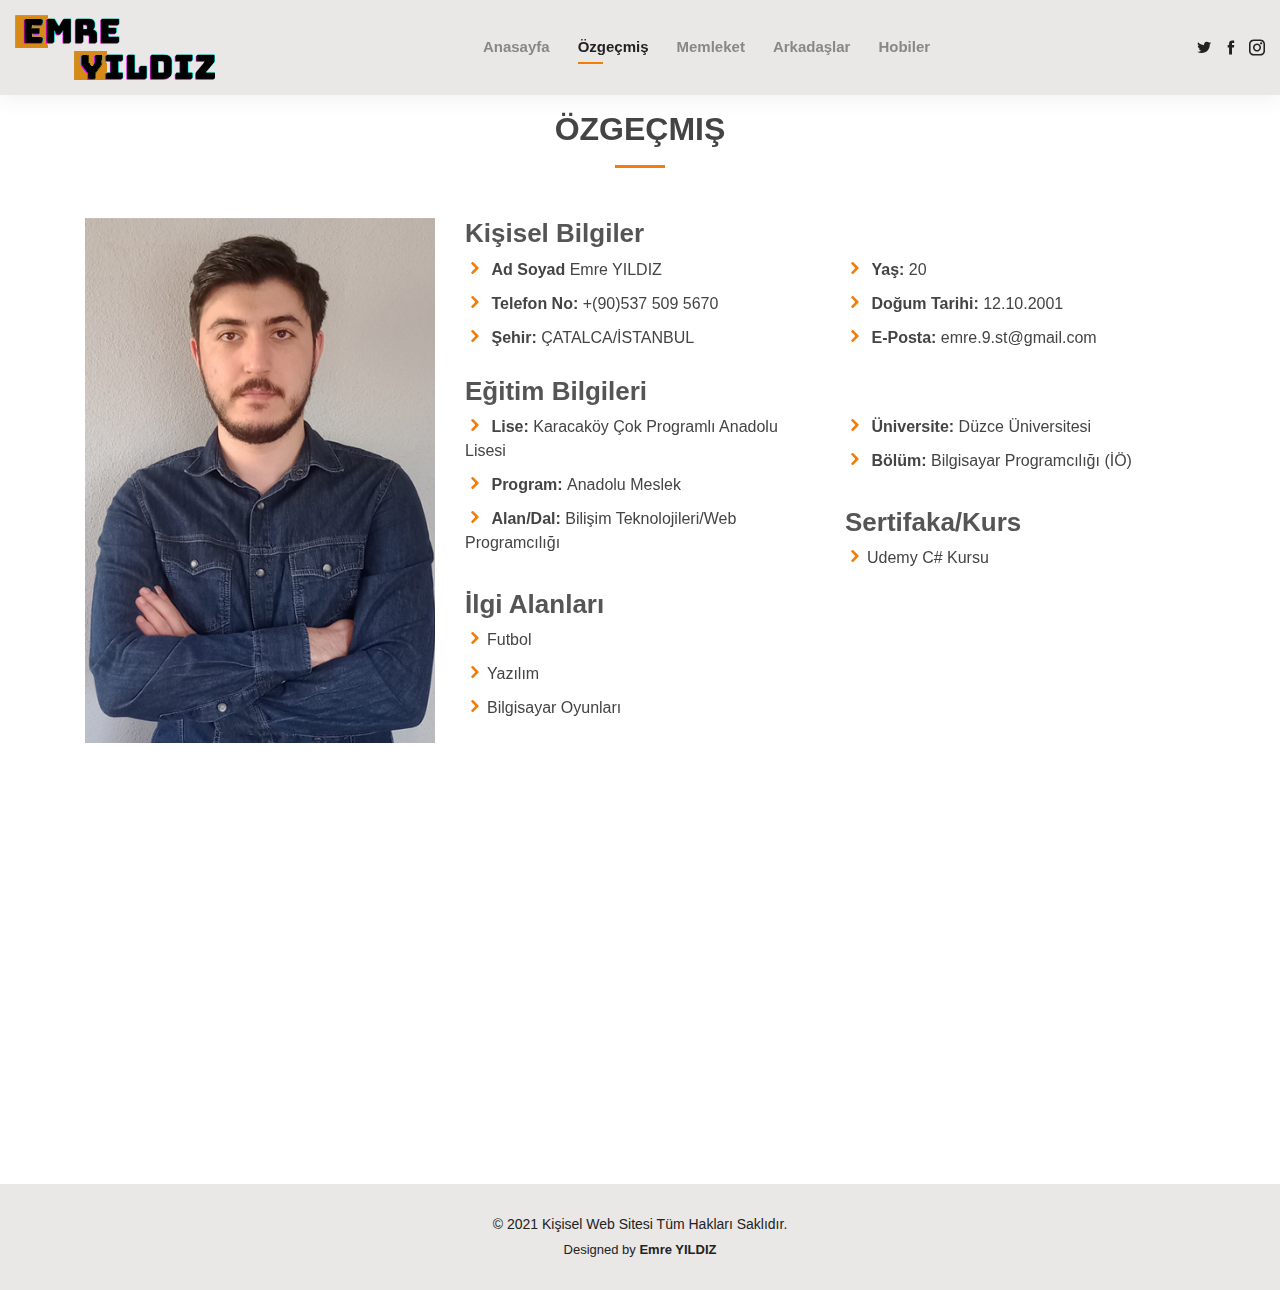
<file: ozgecmis.html>
<!DOCTYPE html>
<html lang="en">

<head>
  <meta charset="utf-8">
  <meta content="width=device-width, initial-scale=1.0" name="viewport">

  <title>Özgeçmiş</title>
  <meta content="" name="description">
  <meta content="" name="keywords">

  <!-- Favicons -->
  <link href="assets/img/favicon55.png" rel="icon">
  <link href="assets/img/apple-touch-icon.png" rel="apple-touch-icon">



  <!-- Vendor CSS Files -->
  <link href="assets/vendor/bootstrap/css/bootstrap.min.css" rel="stylesheet">
  <link href="assets/vendor/icofont/icofont.min.css" rel="stylesheet">
  <link href="assets/vendor/owl.carousel/assets/owl.carousel.min.css" rel="stylesheet">
  <link href="assets/vendor/boxicons/css/boxicons.min.css" rel="stylesheet">
  <link href="assets/vendor/venobox/venobox.css" rel="stylesheet">
  <link href="assets/vendor/aos/aos.css" rel="stylesheet">

  <!-- Template Main CSS File -->
  <link href="assets/css/style.css" rel="stylesheet">

</head>

<body>

  <!-- ======= Header ======= -->
  <header id="header" class="fixed-top">
    <div class="container-fluid d-flex justify-content-between align-items-center">
      
    <a href="index.html"><img src="assets/img/logo4.png"> </a>
      <nav class="nav-menu d-none d-lg-block">
        <ul>
          <li><a href="index.html">Anasayfa</a></li>
          <li class="active"><a href="about.html">Özgeçmiş</a></li>
          <li><a href="memleket.html">Memleket</a></li>
          <li><a href="arkadaslar.html">Arkadaşlar</a></li>
          <li><a href="hobiler.html">Hobiler</a></li>
        </ul>
      </nav><!-- .nav-menu -->

      <div class="header-social-links">
        <a href="https://twitter.com/?lang=tr" target="_blank" class="twitter"><i class="icofont-twitter"></i></a>
        <a href="https://www.facebook.com" target="_blank" class="facebook"><i class="icofont-facebook"></i></a>
        <a href="https://www.instagram.com/?hl=tr" target="_blank" class="instagram"><i class="icofont-instagram"></i></a>
      </div>

    </div>

  </header><!-- End Header -->

  <main id="main">

    <!-- ======= About Section ======= -->
    <section id="about" class="about">
      <div class="container" data-aos="fade-up">

        <div class="section-title">
          <h2>Özgeçmiş</h2>
        </div>

        <div class="row">
          <div class="col-lg-4">
            <img src="assets/img/emre.jpg" class="img-fluid">
          </div>
          <div class="col-lg-8 pt-4 pt-lg-0 content">
            <h3>Kişisel Bilgiler</h3>
            <div class="row">
              <div class="col-lg-6">
                <ul>
                  <li><i class="icofont-rounded-right"></i> <strong>Ad Soyad </strong>Emre YILDIZ</li>
                  <li><i class="icofont-rounded-right"></i> <strong>Telefon No: </strong> +(90)537 509 5670</li>
                  <li><i class="icofont-rounded-right"></i> <strong>Şehir: </strong> ÇATALCA/İSTANBUL</li>
                </ul>
              </div>
              <div class="col-lg-6">
                <ul>
                  <li><i class="icofont-rounded-right"></i> <strong>Yaş:</strong> 20</li>
                  <li><i class="icofont-rounded-right"></i> <strong>Doğum Tarihi: </strong> 12.10.2001</li>
                  <li><i class="icofont-rounded-right"></i> <strong>E-Posta: </strong>emre.9.st@gmail.com</li>
                </ul>
              </div>
            </div>
            
              <div class="col-lg-4">
              </div>
                <h3>Eğitim Bilgileri</h3>
                <div class="row">
                  <div class="col-lg-6">
                    <ul>
                      <li><i class="icofont-rounded-right"></i> <strong>Lise: </strong>Karacaköy Çok Programlı Anadolu Lisesi</li>
                      <li><i class="icofont-rounded-right"></i> <strong>Program: </strong> Anadolu Meslek</li>
                      <li><i class="icofont-rounded-right"></i> <strong>Alan/Dal: </strong> Bilişim Teknolojileri/Web Programcılığı</li>
                      <br>
                      <h3>İlgi Alanları</h3>
                      <li><i class="icofont-rounded-right"></i>Futbol</li>
                      <li><i class="icofont-rounded-right"></i>Yazılım</li>
                      <li><i class="icofont-rounded-right"></i>Bilgisayar Oyunları</li>

                      
                    </ul>
                  </div>
                  <div class="col-lg-6">
                    <ul>
                      <li><i class="icofont-rounded-right"></i> <strong>Üniversite: </strong>Düzce Üniversitesi</li>
                      <li><i class="icofont-rounded-right"></i> <strong>Bölüm:  </strong>Bilgisayar Programcılığı (İÖ) </li>
                      <br>
                      <h3>Sertifaka/Kurs</h3>
                      <li><i class="icofont-rounded-right"></i>Udemy C# Kursu </li>
                    </ul>
                  </div>
                </div>
              </div>   
        </div>

      </div>
    </section><!-- End About Section -->

    <!-- ======= Skills Section ======= -->
    <section id="skills" class="skills">
      <div class="container" data-aos="fade-up">

        <div class="section-title">
          <h2>Becerilerim</h2>
        </div>

        <div class="row skills-content">

          <div class="col-lg-6">

            <div class="progress">
              <span class="skill">HTML <i class="val">100%</i></span>
              <div class="progress-bar-wrap">
                <div class="progress-bar" role="progressbar" aria-valuenow="100" aria-valuemin="0" aria-valuemax="100"></div>
              </div>
            </div>

            <div class="progress">
              <span class="skill">CSS <i class="val">90%</i></span>
              <div class="progress-bar-wrap">
                <div class="progress-bar" role="progressbar" aria-valuenow="90" aria-valuemin="0" aria-valuemax="100"></div>
              </div>
            </div>

            <div class="progress">
              <span class="skill">C# <i class="val">65%</i></span>
              <div class="progress-bar-wrap">
                <div class="progress-bar" role="progressbar" aria-valuenow="65" aria-valuemin="0" aria-valuemax="100"></div>
              </div>
            </div>

          </div>

          <div class="col-lg-6">

            <div class="progress">
              <span class="skill">Ofis Programları<i class="val">80%</i></span>
              <div class="progress-bar-wrap">
                <div class="progress-bar" role="progressbar" aria-valuenow="80" aria-valuemin="0" aria-valuemax="100"></div>
              </div>
            </div>

            <div class="progress">
              <span class="skill">Photoshop <i class="val">75%</i></span>
              <div class="progress-bar-wrap">
                <div class="progress-bar" role="progressbar" aria-valuenow="75" aria-valuemin="0" aria-valuemax="100"></div>
              </div>
            </div>

            <div class="progress">
              <span class="skill">Yabancı Dil<i class="val">50%</i></span>
              <div class="progress-bar-wrap">
                <div class="progress-bar" role="progressbar" aria-valuenow="50" aria-valuemin="0" aria-valuemax="100"></div>
              </div>
            </div>




          </div>

        </div>

      </div>
    </section><!-- End Skills Section -->




    
  </main><!-- End #main -->

  <!-- ======= Footer ======= -->
  <footer id="footer">
    <div class="container">
      <div class="copyright">
        &copy; 2021<span> Kişisel Web Sitesi</span> Tüm Hakları Saklıdır.
      </div>
      <div class="credits">
        Designed by <strong> Emre YILDIZ</strong>
      </div>
    </div>
  </footer><!-- End  Footer -->

  <div id="preloader"></div>
  <a href="#" class="back-to-top"><i class="bx bx-up-arrow-alt"></i></a>

  <!-- Vendor JS Files -->
  <script src="assets/vendor/jquery/jquery.min.js"></script>
  <script src="assets/vendor/bootstrap/js/bootstrap.bundle.min.js"></script>
  <script src="assets/vendor/jquery.easing/jquery.easing.min.js"></script>
  <script src="assets/vendor/php-email-form/validate.js"></script>
  <script src="assets/vendor/waypoints/jquery.waypoints.min.js"></script>
  <script src="assets/vendor/counterup/counterup.min.js"></script>
  <script src="assets/vendor/owl.carousel/owl.carousel.min.js"></script>
  <script src="assets/vendor/isotope-layout/isotope.pkgd.min.js"></script>
  <script src="assets/vendor/venobox/venobox.min.js"></script>
  <script src="assets/vendor/aos/aos.js"></script>

  <!-- Template Main JS File -->
  <script src="assets/js/main.js"></script>

</body>

</html>
</file>
<file: assets/vendor/venobox/venobox.css>
/* ------ venobox.css --------*/
.vbox-overlay *, .vbox-overlay *:before, .vbox-overlay *:after{
    -webkit-backface-visibility: hidden;
    -webkit-box-sizing:border-box;
    -moz-box-sizing:border-box;
    box-sizing:border-box;
}
.vbox-overlay * { 
    -webkit-backface-visibility: visible;
    backface-visibility: visible;
}
.vbox-overlay{
    display: -webkit-flex;
    display: flex;
    -webkit-flex-direction: column;
    flex-direction: column;
    -webkit-justify-content: center;
    justify-content: center;
    -webkit-align-items: center;
    align-items: center;
    position: fixed;
    left: 0;
    top: 0;
    bottom: 0;
    right: 0;
    z-index: 999999;
}

/* ----- navigation ----- */
.vbox-title{
    width: 100%;
    height: 40px;
    float: left;
    text-align: center;
    line-height: 28px;
    font-size: 12px;
    padding: 6px 50px;
    overflow: hidden;
    position: fixed;
    display: none;
    left: 0;
    z-index: 89;
}
.vbox-close{
    cursor: pointer;
    position: fixed;
    top: -1px;
    right: 0;
    width: 50px;
    height: 40px;
    padding: 6px;
    display: block;
    background-position:10px center;
    overflow: hidden;
    font-size: 24px;
    line-height: 1;
    text-align: center;
    z-index: 99;
}
.vbox-left{
    cursor: pointer;
    position: fixed;
    left: 0;
    height: 40px;
    overflow: hidden;
    line-height: 28px;
    font-size: 12px;
    z-index: 99;
    display: flex;
    align-items:center;
}
.vbox-num{
    display: inline-block;
    margin: 6px 0 6px 15px;
}
/* ----- Social share ----- */
.vbox-share{
    line-height: 28px;
    font-size: 12px;
    overflow: hidden;
    position: fixed;
    left: 0;
    z-index: 98;
    display: flex;
    align-items:center;
    justify-content: center;
    width: 100%;
    text-align: center;
}
.vbox-share svg{
    max-height: 28px;
    width: 28px;
    z-index: 10;
    margin-left: 12px;
    margin-top: 6px;
    margin-bottom: 6px;
    vertical-align: middle;
}


/* ----- navigation ARROWS ----- */
.vbox-next, .vbox-prev{
    position: fixed;
    top: 50%;
    margin-top: -15px;
    overflow: hidden;
    cursor: pointer;
    display: block;
    width: 45px;
    height: 45px;
    z-index: 99;
}
.vbox-next span, .vbox-prev span{
    position: relative;
    width: 20px;
    height: 20px;
    border: 2px solid transparent;
    border-top-color: #B6B6B6;
    border-right-color: #B6B6B6;
    text-indent: -100px;
    position: absolute;
    top: 8px;
    display: block;
}
.vbox-prev{
    left: 15px;
}
.vbox-next{
    right: 15px;
}
.vbox-prev span{
    left: 10px;
    -ms-transform: rotate(-135deg);
    -webkit-transform: rotate(-135deg);
    transform: rotate(-135deg);
}
.vbox-next span{
    -ms-transform: rotate(45deg);
    -webkit-transform: rotate(45deg);
    transform: rotate(45deg);
    right: 10px;
}
/* ------- inline window ------ */
.vbox-inline{
    width: 420px;
    height: 315px;
    height: 70vh;
    padding: 10px;
    background: #fff;
    margin: 0 auto;
    overflow: auto;
    text-align: left;
}
/* ------- Video & iFrames window ------ */
.venoframe{
    max-width: 100%;
    width: 100%;
    border: none;
    width: 100%;
    height: 260px;
    height: 70vh;
}
.venoframe.vbvid{
    height: 260px;
}
@media (min-width: 768px) {
    .venoframe, .vbox-inline{
        width: 90%;
        height: 360px;
        height: 70vh;
    }
    .venoframe.vbvid{
        width: 640px;
        height: 360px;
    }
}
@media (min-width: 992px) {
    .venoframe, .vbox-inline{
        max-width: 1200px;
        width: 80%;
        height: 540px;
        height: 70vh;
    }
    .venoframe.vbvid{
        width: 960px;
        height: 540px;
    }
}
/* 
Please do NOT edit this part! 
or at least read this note: http://i.imgur.com/7C0ws9e.gif
*/
.vbox-open{
    overflow: hidden;
}
.vbox-container{
    position: absolute;
    left: 0;
    right: 0;
    top: 0;
    bottom: 0;
    overflow-x: hidden;
    overflow-y: scroll;
    overflow-scrolling: touch;
    -webkit-overflow-scrolling: touch;
    z-index: 20;
    max-height: 100%;

}

.vbox-content{
    text-align: center;
    float: left;
    width: 100%;
    position: relative;
    overflow: hidden;
    padding: 20px 4%;
}
.vbox-container img{
    max-width: 100%;
    height: auto;
}
.vbox-figlio{
    box-shadow: 0 0 12px rgba(0,0,0,0.19), 0 6px 6px rgba(0,0,0,0.23);
    max-width: 100%;
    text-align: initial;
}
img.vbox-figlio{
    -webkit-user-select: none;
-khtml-user-select: none;
-moz-user-select: none;
-o-user-select: none;
user-select: none;
}
.vbox-content.swipe-left{
    margin-left: -200px !important;
}
.vbox-content.swipe-right{
    margin-left: 200px !important;
}
.vbox-animated{
    webkit-transition: margin 300ms ease-out;
    transition: margin 300ms ease-out;
}

/* ---------- preloader ----------
 * SPINKIT 
 * http://tobiasahlin.com/spinkit/
-------------------------------- */
.sk-double-bounce,.sk-rotating-plane{width:40px;height:40px;margin:40px auto}.sk-rotating-plane{background-color:#333;-webkit-animation:sk-rotatePlane 1.2s infinite ease-in-out;animation:sk-rotatePlane 1.2s infinite ease-in-out}@-webkit-keyframes sk-rotatePlane{0%{-webkit-transform:perspective(120px) rotateX(0) rotateY(0);transform:perspective(120px) rotateX(0) rotateY(0)}50%{-webkit-transform:perspective(120px) rotateX(-180.1deg) rotateY(0);transform:perspective(120px) rotateX(-180.1deg) rotateY(0)}100%{-webkit-transform:perspective(120px) rotateX(-180deg) rotateY(-179.9deg);transform:perspective(120px) rotateX(-180deg) rotateY(-179.9deg)}}@keyframes sk-rotatePlane{0%{-webkit-transform:perspective(120px) rotateX(0) rotateY(0);transform:perspective(120px) rotateX(0) rotateY(0)}50%{-webkit-transform:perspective(120px) rotateX(-180.1deg) rotateY(0);transform:perspective(120px) rotateX(-180.1deg) rotateY(0)}100%{-webkit-transform:perspective(120px) rotateX(-180deg) rotateY(-179.9deg);transform:perspective(120px) rotateX(-180deg) rotateY(-179.9deg)}}.sk-double-bounce{position:relative}.sk-double-bounce .sk-child{width:100%;height:100%;border-radius:50%;background-color:#333;opacity:.6;position:absolute;top:0;left:0;-webkit-animation:sk-doubleBounce 2s infinite ease-in-out;animation:sk-doubleBounce 2s infinite ease-in-out}.sk-chasing-dots .sk-child,.sk-spinner-pulse,.sk-three-bounce .sk-child{background-color:#333;border-radius:100%}.sk-double-bounce .sk-double-bounce2{-webkit-animation-delay:-1s;animation-delay:-1s}@-webkit-keyframes sk-doubleBounce{0%,100%{-webkit-transform:scale(0);transform:scale(0)}50%{-webkit-transform:scale(1);transform:scale(1)}}@keyframes sk-doubleBounce{0%,100%{-webkit-transform:scale(0);transform:scale(0)}50%{-webkit-transform:scale(1);transform:scale(1)}}.sk-wave{margin:40px auto;width:50px;height:40px;text-align:center;font-size:10px}.sk-wave .sk-rect{background-color:#333;height:100%;width:6px;display:inline-block;-webkit-animation:sk-waveStretchDelay 1.2s infinite ease-in-out;animation:sk-waveStretchDelay 1.2s infinite ease-in-out}.sk-wave .sk-rect1{-webkit-animation-delay:-1.2s;animation-delay:-1.2s}.sk-wave .sk-rect2{-webkit-animation-delay:-1.1s;animation-delay:-1.1s}.sk-wave .sk-rect3{-webkit-animation-delay:-1s;animation-delay:-1s}.sk-wave .sk-rect4{-webkit-animation-delay:-.9s;animation-delay:-.9s}.sk-wave .sk-rect5{-webkit-animation-delay:-.8s;animation-delay:-.8s}@-webkit-keyframes sk-waveStretchDelay{0%,100%,40%{-webkit-transform:scaleY(.4);transform:scaleY(.4)}20%{-webkit-transform:scaleY(1);transform:scaleY(1)}}@keyframes sk-waveStretchDelay{0%,100%,40%{-webkit-transform:scaleY(.4);transform:scaleY(.4)}20%{-webkit-transform:scaleY(1);transform:scaleY(1)}}.sk-wandering-cubes{margin:40px auto;width:40px;height:40px;position:relative}.sk-wandering-cubes .sk-cube{background-color:#333;width:10px;height:10px;position:absolute;top:0;left:0;-webkit-animation:sk-wanderingCube 1.8s ease-in-out -1.8s infinite both;animation:sk-wanderingCube 1.8s ease-in-out -1.8s infinite both}.sk-chasing-dots,.sk-spinner-pulse{width:40px;height:40px;margin:40px auto}.sk-wandering-cubes .sk-cube2{-webkit-animation-delay:-.9s;animation-delay:-.9s}@-webkit-keyframes sk-wanderingCube{0%{-webkit-transform:rotate(0);transform:rotate(0)}25%{-webkit-transform:translateX(30px) rotate(-90deg) scale(.5);transform:translateX(30px) rotate(-90deg) scale(.5)}50%{-webkit-transform:translateX(30px) translateY(30px) rotate(-179deg);transform:translateX(30px) translateY(30px) rotate(-179deg)}50.1%{-webkit-transform:translateX(30px) translateY(30px) rotate(-180deg);transform:translateX(30px) translateY(30px) rotate(-180deg)}75%{-webkit-transform:translateX(0) translateY(30px) rotate(-270deg) scale(.5);transform:translateX(0) translateY(30px) rotate(-270deg) scale(.5)}100%{-webkit-transform:rotate(-360deg);transform:rotate(-360deg)}}@keyframes sk-wanderingCube{0%{-webkit-transform:rotate(0);transform:rotate(0)}25%{-webkit-transform:translateX(30px) rotate(-90deg) scale(.5);transform:translateX(30px) rotate(-90deg) scale(.5)}50%{-webkit-transform:translateX(30px) translateY(30px) rotate(-179deg);transform:translateX(30px) translateY(30px) rotate(-179deg)}50.1%{-webkit-transform:translateX(30px) translateY(30px) rotate(-180deg);transform:translateX(30px) translateY(30px) rotate(-180deg)}75%{-webkit-transform:translateX(0) translateY(30px) rotate(-270deg) scale(.5);transform:translateX(0) translateY(30px) rotate(-270deg) scale(.5)}100%{-webkit-transform:rotate(-360deg);transform:rotate(-360deg)}}.sk-spinner-pulse{-webkit-animation:sk-pulseScaleOut 1s infinite ease-in-out;animation:sk-pulseScaleOut 1s infinite ease-in-out}@-webkit-keyframes sk-pulseScaleOut{0%{-webkit-transform:scale(0);transform:scale(0)}100%{-webkit-transform:scale(1);transform:scale(1);opacity:0}}@keyframes sk-pulseScaleOut{0%{-webkit-transform:scale(0);transform:scale(0)}100%{-webkit-transform:scale(1);transform:scale(1);opacity:0}}.sk-chasing-dots{position:relative;text-align:center;-webkit-animation:sk-chasingDotsRotate 2s infinite linear;animation:sk-chasingDotsRotate 2s infinite linear}.sk-chasing-dots .sk-child{width:60%;height:60%;display:inline-block;position:absolute;top:0;-webkit-animation:sk-chasingDotsBounce 2s infinite ease-in-out;animation:sk-chasingDotsBounce 2s infinite ease-in-out}.sk-chasing-dots .sk-dot2{top:auto;bottom:0;-webkit-animation-delay:-1s;animation-delay:-1s}@-webkit-keyframes sk-chasingDotsRotate{100%{-webkit-transform:rotate(360deg);transform:rotate(360deg)}}@keyframes sk-chasingDotsRotate{100%{-webkit-transform:rotate(360deg);transform:rotate(360deg)}}@-webkit-keyframes sk-chasingDotsBounce{0%,100%{-webkit-transform:scale(0);transform:scale(0)}50%{-webkit-transform:scale(1);transform:scale(1)}}@keyframes sk-chasingDotsBounce{0%,100%{-webkit-transform:scale(0);transform:scale(0)}50%{-webkit-transform:scale(1);transform:scale(1)}}.sk-three-bounce{margin:40px auto;width:80px;text-align:center}.sk-three-bounce .sk-child{width:20px;height:20px;display:inline-block;-webkit-animation:sk-three-bounce 1.4s ease-in-out 0s infinite both;animation:sk-three-bounce 1.4s ease-in-out 0s infinite both}.sk-circle .sk-child:before,.sk-fading-circle .sk-circle:before{display:block;border-radius:100%;content:'';background-color:#333}.sk-three-bounce .sk-bounce1{-webkit-animation-delay:-.32s;animation-delay:-.32s}.sk-three-bounce .sk-bounce2{-webkit-animation-delay:-.16s;animation-delay:-.16s}@-webkit-keyframes sk-three-bounce{0%,100%,80%{-webkit-transform:scale(0);transform:scale(0)}40%{-webkit-transform:scale(1);transform:scale(1)}}@keyframes sk-three-bounce{0%,100%,80%{-webkit-transform:scale(0);transform:scale(0)}40%{-webkit-transform:scale(1);transform:scale(1)}}.sk-circle{margin:40px auto;width:40px;height:40px;position:relative}.sk-circle .sk-child{width:100%;height:100%;position:absolute;left:0;top:0}.sk-circle .sk-child:before{margin:0 auto;width:15%;height:15%;-webkit-animation:sk-circleBounceDelay 1.2s infinite ease-in-out both;animation:sk-circleBounceDelay 1.2s infinite ease-in-out both}.sk-circle .sk-circle2{-webkit-transform:rotate(30deg);-ms-transform:rotate(30deg);transform:rotate(30deg)}.sk-circle .sk-circle3{-webkit-transform:rotate(60deg);-ms-transform:rotate(60deg);transform:rotate(60deg)}.sk-circle .sk-circle4{-webkit-transform:rotate(90deg);-ms-transform:rotate(90deg);transform:rotate(90deg)}.sk-circle .sk-circle5{-webkit-transform:rotate(120deg);-ms-transform:rotate(120deg);transform:rotate(120deg)}.sk-circle .sk-circle6{-webkit-transform:rotate(150deg);-ms-transform:rotate(150deg);transform:rotate(150deg)}.sk-circle .sk-circle7{-webkit-transform:rotate(180deg);-ms-transform:rotate(180deg);transform:rotate(180deg)}.sk-circle .sk-circle8{-webkit-transform:rotate(210deg);-ms-transform:rotate(210deg);transform:rotate(210deg)}.sk-circle .sk-circle9{-webkit-transform:rotate(240deg);-ms-transform:rotate(240deg);transform:rotate(240deg)}.sk-circle .sk-circle10{-webkit-transform:rotate(270deg);-ms-transform:rotate(270deg);transform:rotate(270deg)}.sk-circle .sk-circle11{-webkit-transform:rotate(300deg);-ms-transform:rotate(300deg);transform:rotate(300deg)}.sk-circle .sk-circle12{-webkit-transform:rotate(330deg);-ms-transform:rotate(330deg);transform:rotate(330deg)}.sk-circle .sk-circle2:before{-webkit-animation-delay:-1.1s;animation-delay:-1.1s}.sk-circle .sk-circle3:before{-webkit-animation-delay:-1s;animation-delay:-1s}.sk-circle .sk-circle4:before{-webkit-animation-delay:-.9s;animation-delay:-.9s}.sk-circle .sk-circle5:before{-webkit-animation-delay:-.8s;animation-delay:-.8s}.sk-circle .sk-circle6:before{-webkit-animation-delay:-.7s;animation-delay:-.7s}.sk-circle .sk-circle7:before{-webkit-animation-delay:-.6s;animation-delay:-.6s}.sk-circle .sk-circle8:before{-webkit-animation-delay:-.5s;animation-delay:-.5s}.sk-circle .sk-circle9:before{-webkit-animation-delay:-.4s;animation-delay:-.4s}.sk-circle .sk-circle10:before{-webkit-animation-delay:-.3s;animation-delay:-.3s}.sk-circle .sk-circle11:before{-webkit-animation-delay:-.2s;animation-delay:-.2s}.sk-circle .sk-circle12:before{-webkit-animation-delay:-.1s;animation-delay:-.1s}@-webkit-keyframes sk-circleBounceDelay{0%,100%,80%{-webkit-transform:scale(0);transform:scale(0)}40%{-webkit-transform:scale(1);transform:scale(1)}}@keyframes sk-circleBounceDelay{0%,100%,80%{-webkit-transform:scale(0);transform:scale(0)}40%{-webkit-transform:scale(1);transform:scale(1)}}.sk-cube-grid{width:40px;height:40px;margin:40px auto}.sk-cube-grid .sk-cube{width:33.33%;height:33.33%;background-color:#333;float:left;-webkit-animation:sk-cubeGridScaleDelay 1.3s infinite ease-in-out;animation:sk-cubeGridScaleDelay 1.3s infinite ease-in-out}.sk-cube-grid .sk-cube1{-webkit-animation-delay:.2s;animation-delay:.2s}.sk-cube-grid .sk-cube2{-webkit-animation-delay:.3s;animation-delay:.3s}.sk-cube-grid .sk-cube3{-webkit-animation-delay:.4s;animation-delay:.4s}.sk-cube-grid .sk-cube4{-webkit-animation-delay:.1s;animation-delay:.1s}.sk-cube-grid .sk-cube5{-webkit-animation-delay:.2s;animation-delay:.2s}.sk-cube-grid .sk-cube6{-webkit-animation-delay:.3s;animation-delay:.3s}.sk-cube-grid .sk-cube7{-webkit-animation-delay:0ms;animation-delay:0ms}.sk-cube-grid .sk-cube8{-webkit-animation-delay:.1s;animation-delay:.1s}.sk-cube-grid .sk-cube9{-webkit-animation-delay:.2s;animation-delay:.2s}@-webkit-keyframes sk-cubeGridScaleDelay{0%,100%,70%{-webkit-transform:scale3D(1,1,1);transform:scale3D(1,1,1)}35%{-webkit-transform:scale3D(0,0,1);transform:scale3D(0,0,1)}}@keyframes sk-cubeGridScaleDelay{0%,100%,70%{-webkit-transform:scale3D(1,1,1);transform:scale3D(1,1,1)}35%{-webkit-transform:scale3D(0,0,1);transform:scale3D(0,0,1)}}.sk-fading-circle{margin:40px auto;width:40px;height:40px;position:relative}.sk-fading-circle .sk-circle{width:100%;height:100%;position:absolute;left:0;top:0}.sk-fading-circle .sk-circle:before{margin:0 auto;width:15%;height:15%;-webkit-animation:sk-circleFadeDelay 1.2s infinite ease-in-out both;animation:sk-circleFadeDelay 1.2s infinite ease-in-out both}.sk-fading-circle .sk-circle2{-webkit-transform:rotate(30deg);-ms-transform:rotate(30deg);transform:rotate(30deg)}.sk-fading-circle .sk-circle3{-webkit-transform:rotate(60deg);-ms-transform:rotate(60deg);transform:rotate(60deg)}.sk-fading-circle .sk-circle4{-webkit-transform:rotate(90deg);-ms-transform:rotate(90deg);transform:rotate(90deg)}.sk-fading-circle .sk-circle5{-webkit-transform:rotate(120deg);-ms-transform:rotate(120deg);transform:rotate(120deg)}.sk-fading-circle .sk-circle6{-webkit-transform:rotate(150deg);-ms-transform:rotate(150deg);transform:rotate(150deg)}.sk-fading-circle .sk-circle7{-webkit-transform:rotate(180deg);-ms-transform:rotate(180deg);transform:rotate(180deg)}.sk-fading-circle .sk-circle8{-webkit-transform:rotate(210deg);-ms-transform:rotate(210deg);transform:rotate(210deg)}.sk-fading-circle .sk-circle9{-webkit-transform:rotate(240deg);-ms-transform:rotate(240deg);transform:rotate(240deg)}.sk-fading-circle .sk-circle10{-webkit-transform:rotate(270deg);-ms-transform:rotate(270deg);transform:rotate(270deg)}.sk-fading-circle .sk-circle11{-webkit-transform:rotate(300deg);-ms-transform:rotate(300deg);transform:rotate(300deg)}.sk-fading-circle .sk-circle12{-webkit-transform:rotate(330deg);-ms-transform:rotate(330deg);transform:rotate(330deg)}.sk-fading-circle .sk-circle2:before{-webkit-animation-delay:-1.1s;animation-delay:-1.1s}.sk-fading-circle .sk-circle3:before{-webkit-animation-delay:-1s;animation-delay:-1s}.sk-fading-circle .sk-circle4:before{-webkit-animation-delay:-.9s;animation-delay:-.9s}.sk-fading-circle .sk-circle5:before{-webkit-animation-delay:-.8s;animation-delay:-.8s}.sk-fading-circle .sk-circle6:before{-webkit-animation-delay:-.7s;animation-delay:-.7s}.sk-fading-circle .sk-circle7:before{-webkit-animation-delay:-.6s;animation-delay:-.6s}.sk-fading-circle .sk-circle8:before{-webkit-animation-delay:-.5s;animation-delay:-.5s}.sk-fading-circle .sk-circle9:before{-webkit-animation-delay:-.4s;animation-delay:-.4s}.sk-fading-circle .sk-circle10:before{-webkit-animation-delay:-.3s;animation-delay:-.3s}.sk-fading-circle .sk-circle11:before{-webkit-animation-delay:-.2s;animation-delay:-.2s}.sk-fading-circle .sk-circle12:before{-webkit-animation-delay:-.1s;animation-delay:-.1s}@-webkit-keyframes sk-circleFadeDelay{0%,100%,39%{opacity:0}40%{opacity:1}}@keyframes sk-circleFadeDelay{0%,100%,39%{opacity:0}40%{opacity:1}}.sk-folding-cube{margin:40px auto;width:40px;height:40px;position:relative;-webkit-transform:rotateZ(45deg);transform:rotateZ(45deg)}.sk-folding-cube .sk-cube{float:left;width:50%;height:50%;position:relative;-webkit-transform:scale(1.1);-ms-transform:scale(1.1);transform:scale(1.1)}.sk-folding-cube .sk-cube:before{content:'';position:absolute;top:0;left:0;width:100%;height:100%;background-color:#333;-webkit-animation:sk-foldCubeAngle 2.4s infinite linear both;animation:sk-foldCubeAngle 2.4s infinite linear both;-webkit-transform-origin:100% 100%;-ms-transform-origin:100% 100%;transform-origin:100% 100%}.sk-folding-cube .sk-cube2{-webkit-transform:scale(1.1) rotateZ(90deg);transform:scale(1.1) rotateZ(90deg)}.sk-folding-cube .sk-cube3{-webkit-transform:scale(1.1) rotateZ(180deg);transform:scale(1.1) rotateZ(180deg)}.sk-folding-cube .sk-cube4{-webkit-transform:scale(1.1) rotateZ(270deg);transform:scale(1.1) rotateZ(270deg)}.sk-folding-cube .sk-cube2:before{-webkit-animation-delay:.3s;animation-delay:.3s}.sk-folding-cube .sk-cube3:before{-webkit-animation-delay:.6s;animation-delay:.6s}.sk-folding-cube .sk-cube4:before{-webkit-animation-delay:.9s;animation-delay:.9s}@-webkit-keyframes sk-foldCubeAngle{0%,10%{-webkit-transform:perspective(140px) rotateX(-180deg);transform:perspective(140px) rotateX(-180deg);opacity:0}25%,75%{-webkit-transform:perspective(140px) rotateX(0);transform:perspective(140px) rotateX(0);opacity:1}100%,90%{-webkit-transform:perspective(140px) rotateY(180deg);transform:perspective(140px) rotateY(180deg);opacity:0}}@keyframes sk-foldCubeAngle{0%,10%{-webkit-transform:perspective(140px) rotateX(-180deg);transform:perspective(140px) rotateX(-180deg);opacity:0}25%,75%{-webkit-transform:perspective(140px) rotateX(0);transform:perspective(140px) rotateX(0);opacity:1}100%,90%{-webkit-transform:perspective(140px) rotateY(180deg);transform:perspective(140px) rotateY(180deg);opacity:0}}
</file>
<file: assets/css/style.css>
/**
* Template Name: Kelly - v2.1.1
* Template URL: https://bootstrapmade.com/kelly-free-bootstrap-cv-resume-html-template/
* Author: BootstrapMade.com
* License: https://bootstrapmade.com/license/
*/

/*--------------------------------------------------------------
# General
--------------------------------------------------------------*/
body {
  font-family: "Open Sans", sans-serif;
  color: #444444;
}

a {
  color: #f37d06;
}

a:hover {
  color:#f37d06;
  text-decoration: none;
}

h1, h2, h3, h4, h5, h6 {
  font-family: "Raleway", sans-serif;
}

#main {
  margin-top: 50px;
}

@media (max-width: 992px) {
  #main {
    margin-top: 30px;
  }
}

/*--------------------------------------------------------------
# Preloader
--------------------------------------------------------------*/
#preloader {
  position: fixed;
  top: 0;
  left: 0;
  right: 0;
  bottom: 0;
  z-index: 9999;
  overflow: hidden;
  background: #fff;
}

#preloader:before {
  content: "";
  position: fixed;
  top: calc(50% - 30px);
  left: calc(50% - 30px);
  border: 6px solid #f37d06;
  border-top-color: #dcf5f2;
  border-radius: 50%;
  width: 60px;
  height: 60px;
  -webkit-animation: animate-preloader 1s linear infinite;
  animation: animate-preloader 1s linear infinite;
}

@-webkit-keyframes animate-preloader {
  0% {
    transform: rotate(0deg);
  }
  100% {
    transform: rotate(360deg);
  }
}

@keyframes animate-preloader {
  0% {
    transform: rotate(0deg);
  }
  100% {
    transform: rotate(360deg);
  }
}

/*--------------------------------------------------------------
# Back to top button
--------------------------------------------------------------*/
.back-to-top {
  position: fixed;
  display: none;
  right: 15px;
  bottom: 15px;
  z-index: 99999;
}

.back-to-top i {
  display: flex;
  align-items: center;
  justify-content: center;
  font-size: 24px;
  width: 40px;
  height: 40px;
  border-radius: 50px;
  background:#f37d06;
  color: #fff;
  transition: all 0.4s;
}

.back-to-top i:hover {
  background: #f37d06;
  color: #fff;
}

/*--------------------------------------------------------------
# Header
--------------------------------------------------------------*/
#header {
  background: #e9e8e6;
  box-shadow: 0px 0px 25px 0 rgba(0, 0, 0, 0.08);
  z-index: 997;
  padding: 15px 0;
}

#header .logo {
  font-size: 32px;
  margin: 0;
  padding: 0;
  line-height: 1;
  font-weight: 400;
  letter-spacing: 2px;
  text-transform: uppercase;
}

#header .logo a {
  color: #222222;
}

#header .logo img {
  max-height: 40px;
}

@media (max-width: 992px) {
  #header .logo {
    font-size: 28px;
  }
}

/*--------------------------------------------------------------
# Navigation Menu
--------------------------------------------------------------*/
/* Desktop Navigation */
.nav-menu ul {
  margin: 0;
  padding: 0;
  list-style: none;
}

.nav-menu > ul {
  display: flex;
}

.nav-menu > ul > li {
  position: relative;
  white-space: nowrap;
  padding: 10px 0 10px 28px;
}

.nav-menu a {
  display: block;
  position: relative;
  color: #888888;
  transition: 0.3s;
  font-size: 15px;
  font-family: "Raleway", sans-serif;
  font-weight: 600;
}

.nav-menu > ul > li > a:before {
  content: "";
  position: absolute;
  width: 0;
  height: 2px;
  bottom: -5px;
  left: 0;
  background-color: #f37d06;
  visibility: hidden;
  width: 0px;
  transition: all 0.3s ease-in-out 0s;
}

.nav-menu a:hover:before, .nav-menu li:hover > a:before, .nav-menu .active > a:before {
  visibility: visible;
  width: 25px;
}

.nav-menu a:hover, .nav-menu .active > a, .nav-menu li:hover > a {
  color: #222222;
}

.nav-menu .drop-down ul {
  display: block;
  position: absolute;
  left: 28px;
  top: calc(100% + 30px);
  z-index: 99;
  opacity: 0;
  visibility: hidden;
  padding: 10px 0;
  background: #fff;
  box-shadow: 0px 0px 30px rgba(127, 137, 161, 0.25);
  transition: 0.3s;
}

.nav-menu .drop-down:hover > ul {
  opacity: 1;
  top: 100%;
  visibility: visible;
}

.nav-menu .drop-down li {
  min-width: 180px;
  position: relative;
}

.nav-menu .drop-down ul a {
  padding: 10px 20px;
  font-size: 14px;
  font-weight: 500;
  text-transform: none;
  color: #222222;
}

.nav-menu .drop-down ul a:hover, .nav-menu .drop-down ul .active > a, .nav-menu .drop-down ul li:hover > a {
  color: #f37d06;
}

.nav-menu .drop-down > a:after {
  content: "\ea99";
  font-family: IcoFont;
  padding-left: 5px;
}

.nav-menu .drop-down .drop-down ul {
  top: 0;
  left: calc(100% - 30px);
}

.nav-menu .drop-down .drop-down:hover > ul {
  opacity: 1;
  top: 0;
  left: 100%;
}

.nav-menu .drop-down .drop-down > a {
  padding-right: 35px;
}

.nav-menu .drop-down .drop-down > a:after {
  content: "\eaa0";
  font-family: IcoFont;
  position: absolute;
  right: 15px;
}

@media (max-width: 1366px) {
  .nav-menu .drop-down .drop-down ul {
    left: -90%;
  }
  .nav-menu .drop-down .drop-down:hover > ul {
    left: -100%;
  }
  .nav-menu .drop-down .drop-down > a:after {
    content: "\ea9d";
  }
}

/* Mobile Navigation */
.mobile-nav-toggle {
  position: fixed;
  right: 15px;
  top: 17px;
  z-index: 9998;
  border: 0;
  background: none;
  font-size: 24px;
  transition: all 0.4s;
  outline: none !important;
  line-height: 1;
  cursor: pointer;
  text-align: right;
}

.mobile-nav-toggle i {
  color: #f37d06;
}

.mobile-nav {
  position: fixed;
  top: 55px;
  right: 15px;
  bottom: 15px;
  left: 15px;
  z-index: 9999;
  overflow-y: auto;
  background: #fff;
  transition: ease-in-out 0.2s;
  opacity: 0;
  visibility: hidden;
  border-radius: 10px;
  padding: 10px 0;
}

.mobile-nav * {
  margin: 0;
  padding: 0;
  list-style: none;
}

.mobile-nav a {
  display: block;
  position: relative;
  color: #222222;
  padding: 10px 20px;
  font-weight: 500;
  outline: none;
}

.mobile-nav a:hover, .mobile-nav .active > a, .mobile-nav li:hover > a {
  color: #f37d06;
  text-decoration: none;
}

.mobile-nav .drop-down > a:after {
  content: "\ea99";
  font-family: IcoFont;
  padding-left: 10px;
  position: absolute;
  right: 15px;
}

.mobile-nav .active.drop-down > a:after {
  content: "\eaa1";
}

.mobile-nav .drop-down > a {
  padding-right: 35px;
}

.mobile-nav .drop-down ul {
  display: none;
  overflow: hidden;
}

.mobile-nav .drop-down li {
  padding-left: 20px;
}

.mobile-nav-overly {
  width: 100%;
  height: 100%;
  z-index: 9997;
  top: 0;
  left: 0;
  position: fixed;
  background: rgba(9, 9, 9, 0.6);
  overflow: hidden;
  display: none;
  transition: ease-in-out 0.2s;
}

.mobile-nav-active {
  overflow: hidden;
}

.mobile-nav-active .mobile-nav {
  opacity: 1;
  visibility: visible;
}

.mobile-nav-active .mobile-nav-toggle i {
  color: #fff;
}

/*--------------------------------------------------------------
# Header Social Links
--------------------------------------------------------------*/
.header-social-links {
  padding-left: 20px;
}

.header-social-links a {
  color: #222222;
  padding-left: 6px;
  display: inline-block;
  line-height: 1px;
  transition: 0.3s;
  font-size: 16px;
}

.header-social-links a:hover {
  color: #f37d06;
}

@media (max-width: 992px) {
  .header-social-links {
    padding: 0 48px 0 0;
  }
}

/*--------------------------------------------------------------
# Hero Section
--------------------------------------------------------------*/
#hero {
  width: 100%;
  height: 100vh;
  background: url("../img/hero-bg.jpg") top right;
  background-size: cover;
}

#hero .container {
  padding-top: 70px;
  position: relative;
}

@media (max-width: 992px) {
  #hero .container {
    padding-top: 58px;
  }
}

#hero h1 {
  margin: 0;
  font-size: 48px;
  font-weight: 700;
  line-height: 56px;
  color: #222222;
}

#hero h2 {
  color: #6f6f6f;
  margin: 10px 0 0 0;
  font-size: 22px;
}

#hero .btn-about {
  font-family: "Raleway", sans-serif;
  text-transform: uppercase;
  font-weight: 600;
  font-size: 12px;
  letter-spacing: 1px;
  display: inline-block;
  padding: 12px 40px;
  border-radius: 50px;
  transition: 0.5s;
  margin-top: 30px;
  color: #fff;
  background: #f37d06;
}

#hero .btn-about:hover {
  background: #f37d06;
}

@media (min-width: 1024px) {
  #hero {
    background-attachment: fixed;
  }
}

@media (max-width: 992px) {
  #hero:before {
    content: "";
    background: rgba(255, 255, 255, 0.8);
    position: absolute;
    bottom: 0;
    top: 0;
    left: 0;
    right: 0;
  }
  #hero h1 {
    font-size: 28px;
    line-height: 36px;
  }
  #hero h2 {
    font-size: 18px;
    line-height: 24px;
  }
}

/*--------------------------------------------------------------
# Sections General
--------------------------------------------------------------*/
section {
  padding: 60px 0;
}

.section-bg {
  background-color: #e7f8f6;
}

.section-title {
  text-align: center;
  padding-bottom: 30px;
}

.section-title h2 {
  font-size: 32px;
  font-weight: bold;
  text-transform: uppercase;
  margin-bottom: 20px;
  padding-bottom: 20px;
  position: relative;
}

.section-title h2::after {
  content: '';
  position: absolute;
  display: block;
  width: 50px;
  height: 3px;
  background: #f37d06;
  bottom: 0;
  left: calc(50% - 25px);
}

.section-title p {
  margin-bottom: 0;
}

/*--------------------------------------------------------------
# Cta
--------------------------------------------------------------*/
.cta {
  background: linear-gradient(rgba(0, 0, 0, 0.6), rgba(0, 0, 0, 0.6)), url("../img/bg-1.jpg") fixed center center;
  background-size: cover;
  padding: 80px 0;
}

.cta h3 {
  color: #fff;
  font-size: 28px;
  font-weight: 700;
}

.cta p {
  color: #fff;
}

.cta .cta-btn {
  font-family: "Raleway", sans-serif;
  text-transform: uppercase;
  font-weight: 500;
  font-size: 16px;
  letter-spacing: 1px;
  display: inline-block;
  padding: 8px 20px;
  border-radius: 2px;
  transition: 0.5s;
  margin: 10px;
  border: 2px solid #fff;
  color: #fff;
}

.cta .cta-btn:hover {
  background: #f37d06;
  border: 2px solid #f37d06;
}

@media (max-width: 1024px) {
  .cta {
    background-attachment: scroll;
  }
}

@media (min-width: 769px) {
  .cta .cta-btn-container {
    display: flex;
    align-items: center;
    justify-content: flex-end;
  }
}

/*--------------------------------------------------------------
# About
--------------------------------------------------------------*/
.about .content h3 {
  font-weight: 700;
  font-size: 26px;
  color: #555555;
}

.about .content ul {
  list-style: none;
  padding: 0;
}

.about .content ul li {
  padding-bottom: 10px;
}

.about .content ul i {
  font-size: 20px;
  padding-right: 2px;
  color:#f37d06;
}

.about .content p:last-child {
  margin-bottom: 0;
}

/*--------------------------------------------------------------
# Skills
--------------------------------------------------------------*/
.skills .progress {
  height: 50px;
  display: block;
  background: none;
}

.skills .progress .skill {
  padding: 10px 0;
  margin: 0 0 6px 0;
  text-transform: uppercase;
  display: block;
  font-weight: 600;
  font-family: "Poppins", sans-serif;
  color: #222222;
}

.skills .progress .skill .val {
  float: right;
  font-style: normal;
}

.skills .progress-bar-wrap {
  background: #f3f3f3;
}

.skills .progress-bar {
  width: 1px;
  height: 10px;
  transition: .9s;
  background-color: #f37d06;
}

/*--------------------------------------------------------------
# Facts
--------------------------------------------------------------*/
.facts .counters span {
  font-size: 48px;
  display: block;
  color: #f37d06;
}

.facts .counters p {
  padding: 0;
  margin: 0 0 20px 0;
  font-family: "Raleway", sans-serif;
  font-size: 14px;
}

/*--------------------------------------------------------------
# Testimonials
--------------------------------------------------------------*/
.testimonials .section-header {
  margin-bottom: 40px;
}

.testimonials .testimonial-item {
  text-align: center;
}

.testimonials .testimonial-item .testimonial-img {
  width: 120px;
  border-radius: 50%;
  border: 4px solid #fff;
  margin: 0 auto;
}

.testimonials .testimonial-item h3 {
  font-size: 20px;
  font-weight: bold;
  margin: 10px 0 5px 0;
  color: #111;
}

.testimonials .testimonial-item h4 {
  font-size: 14px;
  color: #999;
  margin: 0 0 15px 0;
}

.testimonials .testimonial-item .quote-icon-left, .testimonials .testimonial-item .quote-icon-right {
  color: #c8efea;
  font-size: 26px;
}

.testimonials .testimonial-item .quote-icon-left {
  display: inline-block;
  left: -5px;
  position: relative;
}

.testimonials .testimonial-item .quote-icon-right {
  display: inline-block;
  right: -5px;
  position: relative;
  top: 10px;
}

.testimonials .testimonial-item p {
  font-style: italic;
  margin: 0 auto 15px auto;
}

.testimonials .owl-nav, .testimonials .owl-dots {
  margin-top: 5px;
  text-align: center;
}

.testimonials .owl-dot {
  display: inline-block;
  margin: 0 5px;
  width: 12px;
  height: 12px;
  border-radius: 50%;
  background-color: #ddd !important;
}

.testimonials .owl-dot.active {
  background-color: #f37d06 !important;
}

@media (min-width: 992px) {
  .testimonials .testimonial-item p {
    width: 80%;
  }
}

/*--------------------------------------------------------------
# Resume
--------------------------------------------------------------*/
.resume .resume-title {
  font-size: 26px;
  font-weight: 400;
  margin-top: 20px;
  margin-bottom: 20px;
  color: #222222;
}

.resume .resume-item {
  padding: 0 0 20px 20px;
  margin-top: -2px;
  border-left: 2px solid #f37d06;
  position: relative;
}

.resume .resume-item h4 {
  line-height: 18px;
  font-size: 18px;
  font-weight: 600;
  font-family: "Poppins", sans-serif;
  color: #f37d06;
  margin-bottom: 10px;
}

.resume .resume-item h5 {
  font-size: 16px;
  background: #effbf9;
  padding: 5px 15px;
  display: inline-block;
  font-weight: 600;
  margin-bottom: 10px;
  color: #f37d06;
}

.resume .resume-item ul {
  padding-left: 20px;
}

.resume .resume-item ul li {
  padding-bottom: 10px;
}

.resume .resume-item:last-child {
  padding-bottom: 0;
}

.resume .resume-item::before {
  content: "";
  position: absolute;
  width: 16px;
  height: 16px;
  border-radius: 50px;
  left: -9px;
  top: 0;
  background: #fff;
  border: 2px solid #f37d06;
}

/*--------------------------------------------------------------
# Services
--------------------------------------------------------------*/
.services .icon-box {
  text-align: center;
  padding: 70px 20px 80px 20px;
  transition: all ease-in-out 0.3s;
  background: #fff;
  box-shadow: 0px 0 35px 0 rgba(0, 0, 0, 0.08);
}

.services .icon-box .icon {
  margin: 0 auto;
  width: 100px;
  height: 100px;
  display: flex;
  align-items: center;
  justify-content: center;
  transition: ease-in-out 0.3s;
  position: relative;
}

.services .icon-box .icon i {
  font-size: 36px;
  transition: 0.5s;
  position: relative;
}

.services .icon-box .icon svg {
  position: absolute;
  top: 0;
  left: 0;
}

.services .icon-box .icon svg path {
  transition: 0.5s;
  fill: #f5f5f5;
}

.services .icon-box h4 {
  font-weight: 600;
  margin: 10px 0 15px 0;
  font-size: 22px;
}

.services .icon-box h4 a {
  color: #222222;
  transition: ease-in-out 0.3s;
}

.services .icon-box p {
  line-height: 24px;
  font-size: 14px;
  margin-bottom: 0;
}

.services .iconbox-blue i {
  color: #f37d06;
}

.services .iconbox-blue:hover .icon i {
  color: #fff;
}

.services .iconbox-blue:hover .icon path {
  fill: #f37d06;
}

.services .iconbox-orange i {
  color: #ffa76e;
}

.services .iconbox-orange:hover .icon i {
  color: #fff;
}

.services .iconbox-orange:hover .icon path {
  fill: #ffa76e;
}

.services .iconbox-pink i {
  color: #e80368;
}

.services .iconbox-pink:hover .icon i {
  color: #fff;
}

.services .iconbox-pink:hover .icon path {
  fill: #e80368;
}

.services .iconbox-yellow i {
  color: #ffbb2c;
}

.services .iconbox-yellow:hover .icon i {
  color: #fff;
}

.services .iconbox-yellow:hover .icon path {
  fill: #ffbb2c;
}

.services .iconbox-red i {
  color: #ff5828;
}

.services .iconbox-red:hover .icon i {
  color: #fff;
}

.services .iconbox-red:hover .icon path {
  fill: #ff5828;
}

.services .iconbox-teal i {
  color: #f37d06;
}

.services .iconbox-teal:hover .icon i {
  color: #fff;
}

.services .iconbox-teal:hover .icon path {
  fill: #f37d06;
}

/*--------------------------------------------------------------
# Portfolio
--------------------------------------------------------------*/
.portfolio .portfolio-item {
  margin-bottom: 30px;
}

.portfolio #portfolio-flters {
  padding: 0;
  margin: 0 auto 20px auto;
  list-style: none;
  text-align: center;
}

.portfolio #portfolio-flters li {
  cursor: pointer;
  display: inline-block;
  padding: 8px 16px 10px 16px;
  font-size: 13px;
  font-weight: 500;
  line-height: 1;
  text-transform: uppercase;
  color: #444444;
  margin-bottom: 5px;
  transition: all 0.3s ease-in-out;
  border-radius: 50px;
}

.portfolio #portfolio-flters li:hover, .portfolio #portfolio-flters li.filter-active {
  color: #fff;
  background: #f37d06;
}

.portfolio #portfolio-flters li:last-child {
  margin-right: 0;
}

.portfolio .portfolio-wrap {
  transition: 0.3s;
  position: relative;
  overflow: hidden;
  z-index: 1;
  background: rgba(34, 34, 34, 0.6);
}

.portfolio .portfolio-wrap::before {
  content: "";
  background: rgba(34, 34, 34, 0.6);
  position: absolute;
  left: 0;
  right: 0;
  top: 0;
  bottom: 0;
  transition: all ease-in-out 0.3s;
  z-index: 2;
  opacity: 0;
}

.portfolio .portfolio-wrap img {
  transition: all ease-in-out 0.3s;
}

.portfolio .portfolio-wrap .portfolio-info {
  opacity: 0;
  position: absolute;
  top: 0;
  left: 0;
  right: 0;
  bottom: 0;
  z-index: 3;
  transition: all ease-in-out 0.3s;
  display: flex;
  flex-direction: column;
  justify-content: flex-end;
  align-items: flex-start;
  padding: 20px;
}

.portfolio .portfolio-wrap .portfolio-info h4 {
  font-size: 20px;
  color: #fff;
  font-weight: 600;
}

.portfolio .portfolio-wrap .portfolio-info p {
  color: rgba(255, 255, 255, 0.7);
  font-size: 14px;
  text-transform: uppercase;
  padding: 0;
  margin: 0;
  font-style: italic;
}

.portfolio .portfolio-wrap .portfolio-links {
  text-align: center;
  z-index: 4;
}

.portfolio .portfolio-wrap .portfolio-links a {
  color: #fff;
  margin: 0 5px 0 0;
  font-size: 28px;
  display: inline-block;
  transition: 0.3s;
}

.portfolio .portfolio-wrap .portfolio-links a:hover {
  color: #f37d06;
}

.portfolio .portfolio-wrap:hover::before {
  opacity: 1;
}

.portfolio .portfolio-wrap:hover img {
  transform: scale(1.2);
}

.portfolio .portfolio-wrap:hover .portfolio-info {
  opacity: 1;
}

/*--------------------------------------------------------------
# Portfolio Details
--------------------------------------------------------------*/
.portfolio-details {
  padding: 0;
}

.portfolio-details .portfolio-title {
  font-size: 26px;
  font-weight: 700;
  margin-bottom: 20px;
}

.portfolio-details .portfolio-details-carousel .owl-nav, .portfolio-details .portfolio-details-carousel .owl-dots {
  margin-top: 5px;
  text-align: center;
}

.portfolio-details .portfolio-details-carousel .owl-dot {
  display: inline-block;
  margin: 0 5px;
  width: 12px;
  height: 12px;
  border-radius: 50%;
  background-color: #ddd !important;
}

.portfolio-details .portfolio-details-carousel .owl-dot.active {
  background-color:#f37d06 !important;
}

.portfolio-details .portfolio-info {
  padding-top: 45px;
}

.portfolio-details .portfolio-info h3 {
  font-size: 22px;
  font-weight: 400;
  margin-bottom: 20px;
}

.portfolio-details .portfolio-info ul {
  list-style: none;
  padding: 0;
  font-size: 15px;
}

.portfolio-details .portfolio-info ul li + li {
  margin-top: 10px;
}

.portfolio-details .portfolio-info p {
  font-size: 15px;
  padding: 15px 0 0 0;
}

@media (max-width: 992px) {
  .portfolio-details .portfolio-info {
    padding-top: 20px;
  }
}

/*--------------------------------------------------------------
# Contact
--------------------------------------------------------------*/
.contact .info {
  width: 100%;
  background: #fff;
}

.contact .info i {
  font-size: 20px;
  color: #f37d06;
  float: left;
  width: 44px;
  height: 44px;
  background: #effbf9;
  display: flex;
  justify-content: center;
  align-items: center;
  border-radius: 50px;
  transition: all 0.3s ease-in-out;
}

.contact .info h4 {
  padding: 0 0 0 60px;
  font-size: 22px;
  font-weight: 600;
  margin-bottom: 5px;
  color: #222222;
}

.contact .info p {
  padding: 0 0 0 60px;
  margin-bottom: 0;
  font-size: 14px;
  color: #555555;
}

.contact .info .email, .contact .info .phone {
  margin-top: 40px;
}

.contact .info .email:hover i, .contact .info .address:hover i, .contact .info .phone:hover i {
  background: #f37d06;
  color: #fff;
}

.contact .php-email-form {
  width: 100%;
  background: #fff;
}

.contact .php-email-form .form-group {
  padding-bottom: 8px;
}

.contact .php-email-form .validate {
  display: none;
  color: red;
  margin: 0 0 15px 0;
  font-weight: 400;
  font-size: 13px;
}

.contact .php-email-form .error-message {
  display: none;
  color: #fff;
  background: #ed3c0d;
  text-align: center;
  padding: 15px;
  font-weight: 600;
}

.contact .php-email-form .sent-message {
  display: none;
  color: #fff;
  background: #18d26e;
  text-align: center;
  padding: 15px;
  font-weight: 600;
}

.contact .php-email-form .loading {
  display: none;
  background: #fff;
  text-align: center;
  padding: 15px;
}

.contact .php-email-form .loading:before {
  content: "";
  display: inline-block;
  border-radius: 50%;
  width: 24px;
  height: 24px;
  margin: 0 10px -6px 0;
  border: 3px solid #18d26e;
  border-top-color: #eee;
  -webkit-animation: animate-loading 1s linear infinite;
  animation: animate-loading 1s linear infinite;
}

.contact .php-email-form input, .contact .php-email-form textarea {
  border-radius: 4px;
  box-shadow: none;
  font-size: 14px;
}

.contact .php-email-form input:focus, .contact .php-email-form textarea:focus {
  border-color: #34b7a7;
}

.contact .php-email-form input {
  height: 44px;
}

.contact .php-email-form textarea {
  padding: 10px 12px;
}

.contact .php-email-form button[type="submit"] {
  background: #34b7a7;
  border: 0;
  padding: 10px 30px 12px 30px;
  color: #fff;
  transition: 0.4s;
  border-radius: 50px;
}

.contact .php-email-form button[type="submit"]:hover {
  background: #f37d06;
}

@-webkit-keyframes animate-loading {
  0% {
    transform: rotate(0deg);
  }
  100% {
    transform: rotate(360deg);
  }
}

@keyframes animate-loading {
  0% {
    transform: rotate(0deg);
  }
  100% {
    transform: rotate(360deg);
  }
}

/*--------------------------------------------------------------
# Footer
--------------------------------------------------------------*/
#footer {
  background: #e9e8e6;
  padding: 30px 0;
  color: #222222;
  font-size: 14px;
  text-align: center;
}

#footer .credits {
  padding-top: 5px;
  font-size: 13px;
}

#footer .credits a {
  color: #f37d06;
}
</file>
